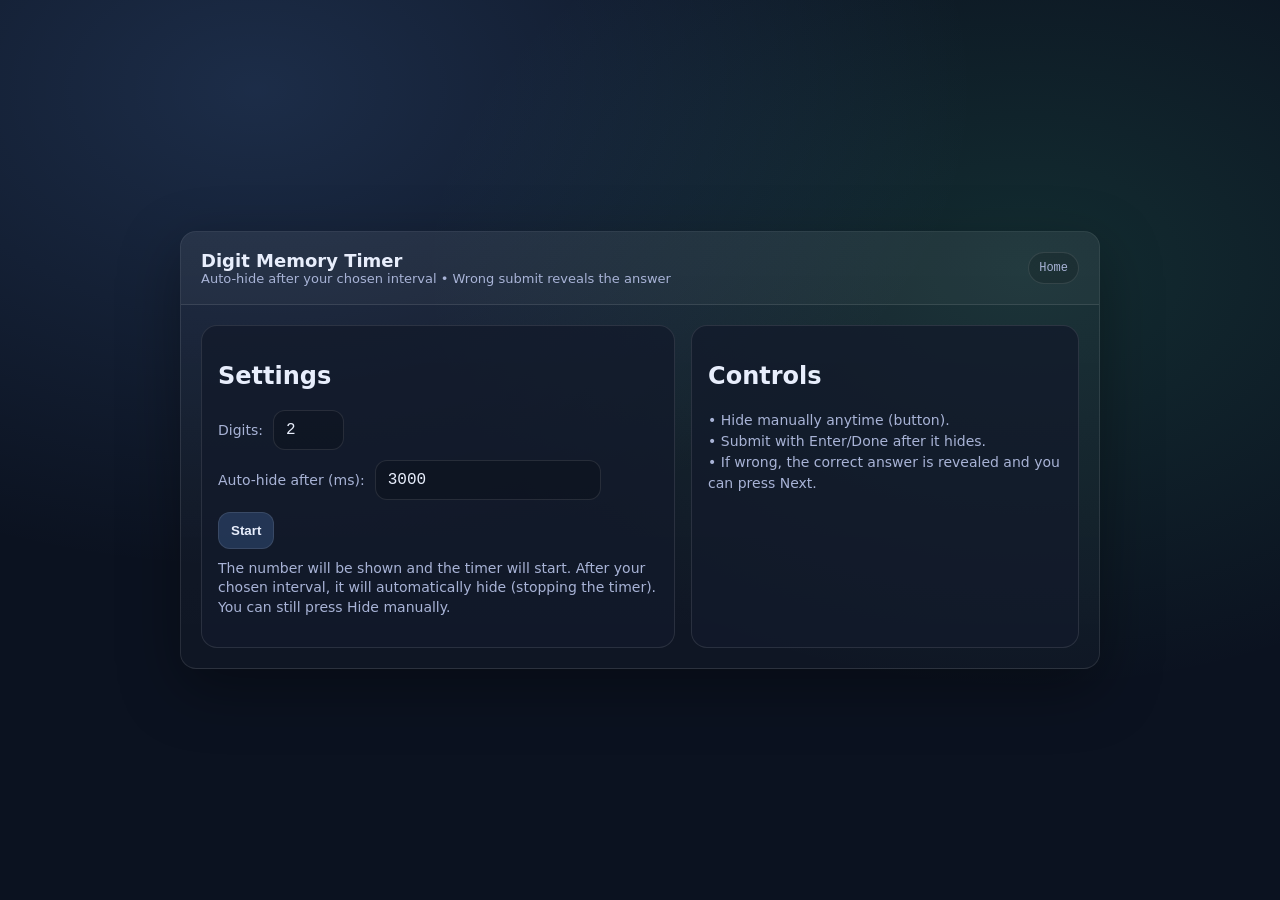
<file: about.html>
<!DOCTYPE html>
<html lang="en">
<head>
  <meta charset="utf-8" />
  <meta name="viewport" content="width=device-width,initial-scale=1" />
  <title>Digit Memory Timer</title>
  <style>
    :root{
      --bg:#0b1220;
      --text:#e8eefc;
      --muted:#a8b3d6;
      --ok:#44d19b;
      --bad:#ff6b6b;
      --border: rgba(255,255,255,.10);
      --shadow: 0 20px 60px rgba(0,0,0,.35);
      --radius: 16px;
      --mono: ui-monospace, SFMono-Regular, Menlo, Monaco, Consolas, "Liberation Mono", "Courier New", monospace;
      --sans: system-ui, -apple-system, Segoe UI, Roboto, Helvetica, Arial;
    }

    * { box-sizing: border-box; }
    body{
      margin:0;
      font-family: var(--sans);
      background: radial-gradient(1200px 800px at 20% 10%, rgba(106,166,255,.18), transparent 60%),
                  radial-gradient(1000px 700px at 80% 30%, rgba(68,209,155,.14), transparent 60%),
                  var(--bg);
      color: var(--text);
      min-height:100vh;
      display:flex;
      align-items:center;
      justify-content:center;
      padding: 20px;
    }

    .app{
      width:min(920px, 100%);
      background: linear-gradient(180deg, rgba(255,255,255,.04), rgba(255,255,255,.02));
      border: 1px solid var(--border);
      box-shadow: var(--shadow);
      border-radius: var(--radius);
      overflow:hidden;
    }

    header{
      padding: 18px 20px;
      background: rgba(255,255,255,.03);
      border-bottom: 1px solid var(--border);
      display:flex;
      align-items:center;
      justify-content:space-between;
      gap: 12px;
    }

    header h1{ font-size: 18px; margin:0; }
    header p{ margin:0; color: var(--muted); font-size: 13px; }

    .pill{
      font-family: var(--mono);
      font-size: 12px;
      padding: 8px 10px;
      border: 1px solid var(--border);
      border-radius: 999px;
      color: var(--muted);
      background: rgba(0,0,0,.15);
    }

    main{ padding: 20px; }
    .screen{ display:none; }
    .screen.active{ display:block; }

    .grid{
      display:grid;
      grid-template-columns: 1fr;
      gap: 16px;
    }
    @media (min-width: 820px){
      .grid{ grid-template-columns: 1.1fr .9fr; }
    }

    .card{
      background: rgba(18,26,43,.78);
      border: 1px solid var(--border);
      border-radius: var(--radius);
      padding: 16px;
    }

    .row{
      display:flex;
      gap:10px;
      align-items:center;
      flex-wrap: wrap;
    }

    label{ color: var(--muted); font-size: 14px; }

    input[type="number"], input[type="text"]{
      padding: 10px 12px;
      border-radius: 12px;
      border: 1px solid var(--border);
      background: rgba(0,0,0,.18);
      color: var(--text);
      font-family: var(--mono);
      font-size: 16px;
      outline: none;
    }

    .actions{
      display:flex;
      gap:10px;
      margin-top:12px;
      flex-wrap:wrap;
    }

    button{
      padding: 10px 12px;
      border-radius: 12px;
      border: 1px solid var(--border);
      background: rgba(0,0,0,.18);
      color: var(--text);
      cursor:pointer;
      font-weight: 600;
    }

    button.primary{ background: rgba(106,166,255,.2); }
    button.good{ background: rgba(68,209,155,.2); }
    button.danger{ background: rgba(255,107,107,.2); }

    .game-top{
      display:flex;
      align-items:center;
      justify-content:space-between;
      gap: 10px;
      flex-wrap:wrap;
      margin-bottom: 12px;
    }

    .timer{
      font-family: var(--mono);
      font-size: 18px;
      padding: 10px 12px;
      border-radius: 12px;
      border: 1px solid var(--border);
      background: rgba(0,0,0,.16);
      min-width: 160px;
      text-align:center;
    }

    .display{
      margin-top:12px;
      min-height:140px;
      display:flex;
      justify-content:center;
      align-items:center;
      background: rgba(15,23,41,.8);
      border-radius: var(--radius);
      border:1px solid var(--border);
      padding: 18px 14px;
    }

    .number{
      font-family: var(--mono);
      font-size: clamp(28px, 5vw, 60px);
      letter-spacing: .08em;
      word-break: break-all;
      text-align:center;
    }

    .hidden{
      opacity:0;
      filter: blur(10px);
      pointer-events:none;
      transform: scale(.98);
      transition: opacity .12s ease, transform .12s ease, filter .12s ease;
    }

    .status{ margin-top:10px; min-height:22px; }
    .status.ok{ color:var(--ok); }
    .status.bad{ color:var(--bad); }

    .input-row{
      display:flex;
      gap:10px;
      margin-top:12px;
      flex-wrap:wrap;
    }
  </style>
</head>
<body>
<div class="app">
  <header>
    <div>
      <h1>Digit Memory Timer</h1>
      <p>Auto-hide after your chosen interval • Wrong submit reveals the answer</p>
    </div>
    <div class="pill" id="modePill">Home</div>
  </header>

  <main>
    <!-- HOME -->
    <section class="screen active" id="homeScreen">
      <div class="grid">
        <div class="card">
          <h2>Settings</h2>

          <div class="row" style="margin-top:10px">
            <label for="digitsInput">Digits:</label>
            <input id="digitsInput" type="number" min="1" max="200" value="2">
          </div>

          <div class="row" style="margin-top:10px">
            <label for="intervalInput">Auto-hide after (ms):</label>
            <input id="intervalInput" type="number" min="50" step="50" value="3000">
          </div>

          <div class="actions">
            <button class="primary" id="startBtn">Start</button>
          </div>

          <p style="color:var(--muted); margin-top:10px; line-height:1.4; font-size:14px">
            The number will be shown and the timer will start. After your chosen interval,
            it will automatically hide (stopping the timer). You can still press Hide manually.
          </p>
        </div>

        <div class="card">
          <h2>Controls</h2>
          <p style="color:var(--muted); line-height:1.5; font-size:14px; margin:0">
            • Hide manually anytime (button).<br>
            • Submit with Enter/Done after it hides.<br>
            • If wrong, the correct answer is revealed and you can press Next.
          </p>
        </div>
      </div>
    </section>

    <!-- GAME -->
    <section class="screen" id="gameScreen">
      <div class="game-top">
        <div class="timer" id="timerBox">00:00.000</div>
        <div class="actions">
          <button class="primary" id="hideBtn">Hide</button>
          <button class="good" id="newBtn" disabled>Next</button>
          <button class="danger" id="homeBtn">Home</button>
        </div>
      </div>

      <div class="card">
        <p style="color:var(--muted); margin:0 0 8px 0">
          Digits: <span id="digitsLabel"></span> • Auto-hide: <span id="intervalLabel"></span> ms
        </p>

        <div class="display">
          <div class="number" id="numberText"></div>
        </div>

        <form class="input-row" id="answerForm" autocomplete="off">
          <input id="answerInput" type="text" inputmode="numeric" placeholder="Type the number…" disabled>
          <button id="submitBtn" type="submit" disabled>Submit</button>
        </form>

        <div class="status" id="statusText"></div>
      </div>
    </section>
  </main>
</div>

<script>
/* ---------- Utilities ---------- */
const pad2 = n => String(n).padStart(2,"0");
const formatMs = ms => {
  const m = Math.floor(ms/60000);
  const s = Math.floor((ms%60000)/1000);
  const r = ms%1000;
  return `${pad2(m)}:${pad2(s)}.${String(r).padStart(3,"0")}`;
};

function randomDigitsString(d){
  if (d === 1) return String(Math.floor(Math.random()*10));
  let s = String(Math.floor(Math.random()*9)+1); // first digit 1-9
  for (let i=1;i<d;i++) s += Math.floor(Math.random()*10);
  return s;
}

/* ---------- State ---------- */
const state = {
  digits: 2,
  autoHideMs: 3000,
  current: "",
  phase: "show", // show | hidden | done
  startTime: 0,
  rafId: 0,
  elapsed: 0,
  autoHideTimeoutId: 0
};

/* ---------- Elements ---------- */
const homeScreen = document.getElementById("homeScreen");
const gameScreen = document.getElementById("gameScreen");
const modePill = document.getElementById("modePill");

const digitsInput = document.getElementById("digitsInput");
const intervalInput = document.getElementById("intervalInput");
const startBtn = document.getElementById("startBtn");

const timerBox = document.getElementById("timerBox");
const hideBtn = document.getElementById("hideBtn");
const newBtn = document.getElementById("newBtn");
const homeBtn = document.getElementById("homeBtn");

const digitsLabel = document.getElementById("digitsLabel");
const intervalLabel = document.getElementById("intervalLabel");
const numberText = document.getElementById("numberText");

const answerForm = document.getElementById("answerForm");
const answerInput = document.getElementById("answerInput");
const submitBtn = document.getElementById("submitBtn");
const statusText = document.getElementById("statusText");

/* ---------- Screen ---------- */
function showScreen(which){
  const home = which === "home";
  homeScreen.classList.toggle("active", home);
  gameScreen.classList.toggle("active", !home);
  modePill.textContent = home ? "Home" : "Game";
}

/* ---------- Timer ---------- */
function startTimer(){
  state.startTime = performance.now();
  state.rafId = requestAnimationFrame(tick);
}
function tick(){
  const ms = performance.now() - state.startTime;
  timerBox.textContent = formatMs(ms|0);
  state.rafId = requestAnimationFrame(tick);
}
function stopTimer(){
  if (state.rafId) cancelAnimationFrame(state.rafId);
  state.rafId = 0;
  state.elapsed = performance.now() - state.startTime;
  timerBox.textContent = formatMs(state.elapsed|0);
}

/* ---------- Auto-hide handling ---------- */
function clearAutoHide(){
  if (state.autoHideTimeoutId){
    clearTimeout(state.autoHideTimeoutId);
    state.autoHideTimeoutId = 0;
  }
}
function scheduleAutoHide(){
  clearAutoHide();
  state.autoHideTimeoutId = setTimeout(() => {
    // only auto-hide if still showing
    if (state.phase === "show") hideNumber(true);
  }, state.autoHideMs);
}

/* ---------- Game Flow ---------- */
function resetRound(){
  clearAutoHide();

  state.current = randomDigitsString(state.digits);
  state.phase = "show";

  digitsLabel.textContent = state.digits;
  intervalLabel.textContent = state.autoHideMs;

  numberText.textContent = state.current;
  numberText.classList.remove("hidden");

  answerInput.value = "";
  answerInput.disabled = true;
  submitBtn.disabled = true;

  hideBtn.disabled = false;
  newBtn.disabled = true;

  statusText.textContent = "Memorize. It will auto-hide, or you can press Hide.";
  statusText.className = "status";

  timerBox.textContent = "00:00.000";
  startTimer();
  scheduleAutoHide();
}

function hideNumber(auto=false){
  if (state.phase !== "show") return;

  clearAutoHide();
  stopTimer();

  state.phase = "hidden";
  numberText.classList.add("hidden");

  answerInput.disabled = false;
  submitBtn.disabled = false;
  answerInput.focus();

  statusText.textContent = auto
    ? "Auto-hidden. Timer stopped. Type the number and press Enter/Done."
    : "Hidden. Timer stopped. Type the number and press Enter/Done.";
  statusText.className = "status";
}

function lockRound(){
  state.phase = "done";
  hideBtn.disabled = true;
  newBtn.disabled = false;
  answerInput.disabled = true;
  submitBtn.disabled = true;
  numberText.classList.remove("hidden"); // reveal correct answer
}

function submitAnswer(){
  if (state.phase !== "hidden") return;

  const guess = answerInput.value.trim();
  if (guess === state.current){
    statusText.textContent = `Correct! Time: ${formatMs(state.elapsed|0)}`;
    statusText.className = "status ok";
  } else {
    statusText.textContent = `Wrong. Correct answer: ${state.current} (time: ${formatMs(state.elapsed|0)})`;
    statusText.className = "status bad";
  }
  lockRound();
}

/* ---------- Events ---------- */
startBtn.onclick = () => {
  const d = Math.max(1, Math.floor(Number(digitsInput.value) || 1));
  const ms = Math.max(50, Math.floor(Number(intervalInput.value) || 0));

  state.digits = d;
  state.autoHideMs = ms;

  showScreen("game");
  resetRound();
};

hideBtn.onclick = () => hideNumber(false);
newBtn.onclick = resetRound;

homeBtn.onclick = () => {
  clearAutoHide();
  if (state.rafId) cancelAnimationFrame(state.rafId);
  state.rafId = 0;
  showScreen("home");
};

/* Enter/Done submits via form */
answerForm.addEventListener("submit", (e) => {
  e.preventDefault();
  submitAnswer();
});
</script>
</body>
</html>
</file>
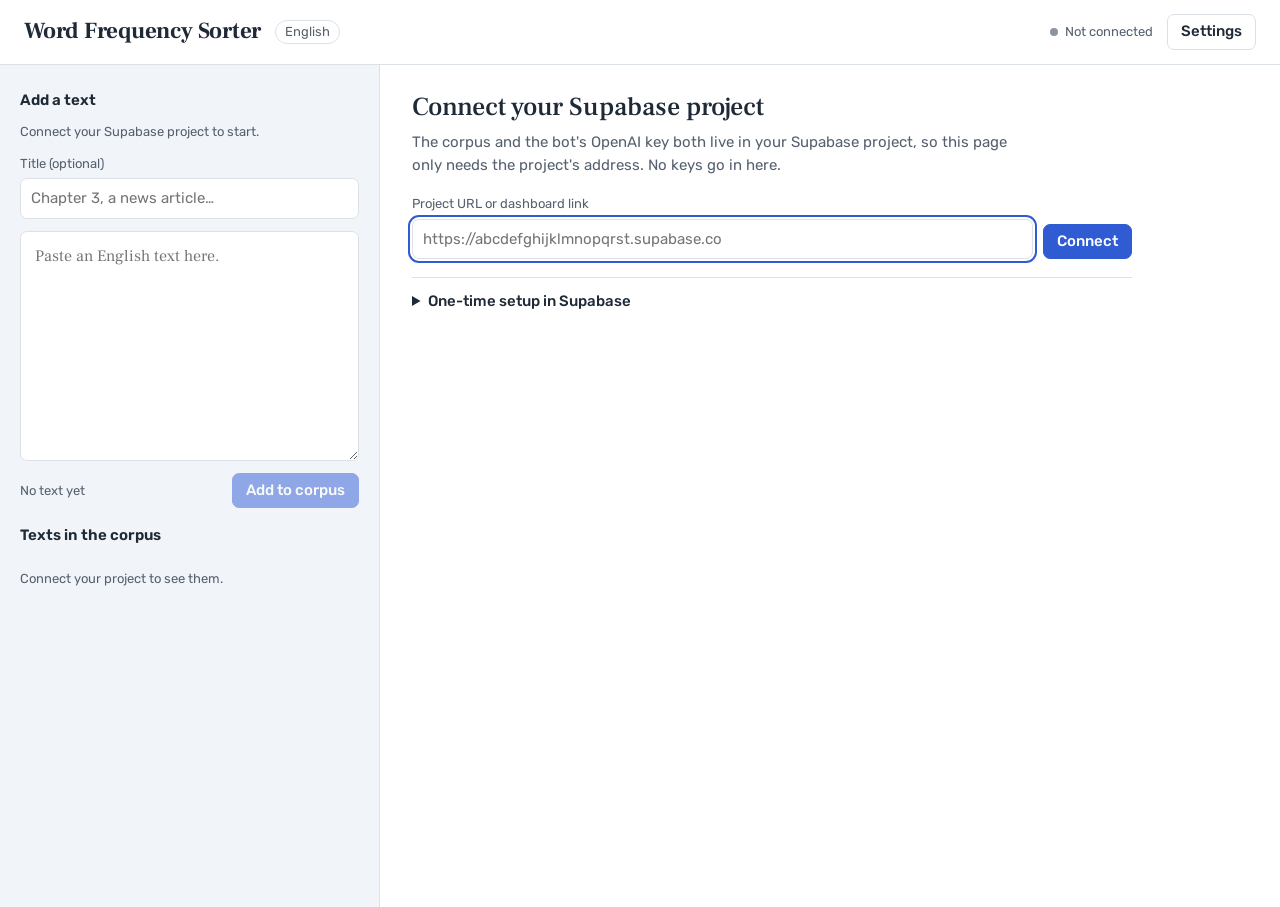
<file: trial.html>
<!doctype html>
<html lang="en">
<head>
<meta charset="utf-8">
<meta name="viewport" content="width=device-width, initial-scale=1">
<meta name="color-scheme" content="light dark">
<title>Word Frequency Sorter</title>
<link rel="preconnect" href="https://fonts.googleapis.com">
<link rel="preconnect" href="https://fonts.gstatic.com" crossorigin>
<link href="https://fonts.googleapis.com/css2?family=Frank+Ruhl+Libre:wght@400;500;700&family=Rubik:wght@400;500;600&display=swap" rel="stylesheet">
<style>
:root{
  --ink:#1F2A37; --graphite:#566170; --faint:#8A939F; --rule:#DCE1E7;
  --paper:#FFFFFF; --slip:#F1F4F8; --pencil:#2F5BD3;
  --on-pencil:#FFFFFF; --ok:#2E8A5C; --warn:#B23A3A; --warn-wash:rgba(178,58,58,.07);
  --amber:#A86A12; --amber-wash:rgba(168,106,18,.08);
  --serif:"Frank Ruhl Libre","Iowan Old Style","Palatino Linotype",Georgia,serif;
  --sans:"Rubik",system-ui,-apple-system,"Segoe UI",Roboto,sans-serif;
  --mono:ui-monospace,SFMono-Regular,Menlo,Consolas,monospace;
}
@media (prefers-color-scheme:dark){
  :root{
    --ink:#E4E8EE; --graphite:#A9B2BE; --faint:#7F8995; --rule:#2C3542;
    --paper:#151A21; --slip:#1C232D; --pencil:#86A2FF;
    --on-pencil:#0E1524; --ok:#5CC08C; --warn:#F0908F; --warn-wash:rgba(240,144,143,.10);
    --amber:#E2B05A; --amber-wash:rgba(226,176,90,.10);
  }
}
*{box-sizing:border-box}
html,body{margin:0}
body{background:var(--paper);color:var(--ink);font:15px/1.5 var(--sans);-webkit-font-smoothing:antialiased;text-rendering:optimizeLegibility}
button,input,select,textarea{font:inherit;color:inherit}
a{color:var(--pencil);text-underline-offset:3px}
:focus-visible{outline:2px solid var(--pencil);outline-offset:2px}
[hidden]{display:none!important}
.muted{color:var(--graphite)}
.small{font-size:13px}
code{font:12.5px/1.4 var(--mono);background:var(--slip);border:1px solid var(--rule);border-radius:4px;padding:0 4px;overflow-wrap:anywhere}

/* header */
.top{display:flex;align-items:center;gap:14px;padding:14px 24px;border-bottom:1px solid var(--rule);flex-wrap:wrap}
.brand{margin:0;font:700 23px/1.1 var(--serif);letter-spacing:-.01em}
.lang{font-size:13px;color:var(--graphite);border:1px solid var(--rule);border-radius:999px;padding:1px 9px}
.spacer{flex:1}
.status{display:flex;align-items:center;gap:7px;font-size:13px;color:var(--graphite);min-width:0}
.status i{width:8px;height:8px;border-radius:50%;background:var(--faint);flex:none}
.status span{overflow:hidden;text-overflow:ellipsis;white-space:nowrap}
.status.ok i{background:var(--ok)}
.status.warn i{background:var(--amber)}
.status.err i{background:var(--warn)}
.banner{display:flex;align-items:center;gap:12px;flex-wrap:wrap;padding:11px 24px;background:var(--amber-wash);border-bottom:1px solid var(--amber)}

/* controls */
.btn{display:inline-flex;align-items:center;justify-content:center;gap:6px;border:1px solid var(--rule);background:var(--paper);border-radius:7px;padding:7px 13px;font-weight:500;line-height:1.3;cursor:pointer;white-space:nowrap}
.btn:hover{border-color:var(--graphite)}
.btn.primary{background:var(--pencil);border-color:var(--pencil);color:var(--on-pencil)}
.btn.primary:hover{filter:brightness(1.07)}
.btn.quiet{background:transparent;border-color:transparent;color:var(--graphite)}
.btn.quiet:hover{color:var(--ink);border-color:var(--rule)}
.btn.danger{color:var(--warn)}
.btn.small{padding:3px 9px;font-size:13px}
.btn:disabled{opacity:.5;cursor:not-allowed}
.field{display:flex;flex-direction:column;gap:5px;font-size:13px;color:var(--graphite)}
.field input,.field select{font-size:15px;color:var(--ink);background:var(--paper);border:1px solid var(--rule);border-radius:7px;padding:8px 10px;min-width:0}
textarea{width:100%;background:var(--paper);border:1px solid var(--rule);border-radius:7px;padding:12px 14px;resize:vertical;color:var(--ink)}
.row{display:flex;align-items:center;gap:10px;flex-wrap:wrap}
.note{margin:0;font-size:13px;color:var(--graphite);max-width:62ch}
.check-box{display:flex;gap:9px;align-items:flex-start;font-size:14px}
.check-box input{margin-top:3px}

/* layout */
.layout{display:grid;grid-template-columns:minmax(300px,380px) minmax(0,1fr);min-height:calc(100vh - 58px)}
.intake-col{background:var(--slip);border-right:1px solid var(--rule)}
.intake{position:sticky;top:0;max-height:100vh;overflow:auto;padding:20px;display:flex;flex-direction:column;gap:12px}
.results{padding:22px 32px 64px;min-width:0}
h2.panel{margin:6px 0 0;font:600 15px/1.3 var(--sans)}
#paste{min-height:230px;font:16px/1.6 var(--serif)}
#paste:disabled,#titleIn:disabled{opacity:.6}
.run{display:flex;flex-direction:column;gap:8px;padding:12px;border:1px solid var(--rule);border-radius:8px;background:var(--paper);font-size:14px}
.meter{height:4px;background:var(--slip);border-radius:2px;overflow:hidden}
.meter span{display:block;height:100%;width:0;background:var(--pencil);transition:width .35s ease}
.result{font-size:14px;line-height:1.5;padding:11px 13px;border-radius:8px;background:var(--paper);border:1px solid var(--rule)}
.result.error{border-color:var(--warn);background:var(--warn-wash)}
.result .btn{margin-top:8px}
.texts{list-style:none;margin:0;padding:0}
.texts li{display:flex;align-items:flex-start;gap:8px;padding:9px 0;border-top:1px solid var(--rule)}
.texts li:first-child{border-top:0}
.t-main{flex:1;min-width:0}
.t-title{display:block;font:16px/1.35 var(--serif);white-space:nowrap;overflow:hidden;text-overflow:ellipsis}
.t-meta{font-size:12.5px;color:var(--graphite)}
.texts .none{display:block;font-size:13px;color:var(--graphite);padding:2px 0}

/* connecting */
.connect{max-width:720px;padding:4px 0 0}
.connect h3{font:500 26px/1.25 var(--serif);margin:0 0 8px}
.connect > p{margin:0 0 18px;color:var(--graphite);max-width:62ch}
.connect-form{display:flex;gap:10px;align-items:flex-end}
.connect-form .field{flex:1;min-width:0}
.loading{color:var(--graphite);padding:8px 0}
.check{margin-top:12px;padding:12px 14px;border-radius:8px;border:1px solid var(--rule);background:var(--paper);font-size:14px;line-height:1.5;max-width:68ch}
.check strong{display:block;font-weight:600}
.check p{margin:3px 0 0}
.check.ok{border-color:var(--ok)}
.check.warn{border-color:var(--amber);background:var(--amber-wash)}
.check.bad{border-color:var(--warn);background:var(--warn-wash)}
.check.busy{color:var(--graphite)}
.help{margin-top:18px;border-top:1px solid var(--rule);padding-top:12px}
.help summary{cursor:pointer;font-weight:500}
.steps{margin:12px 0 16px;padding-left:22px;display:flex;flex-direction:column;gap:9px;max-width:68ch}
.steps strong{font-weight:600}
.code-head{display:flex;align-items:center;justify-content:space-between;gap:10px;font:12px/1.4 var(--mono);color:var(--graphite)}
pre.code{font:12px/1.5 var(--mono);background:var(--slip);border:1px solid var(--rule);border-radius:8px;padding:12px;max-height:320px;overflow:auto;white-space:pre;margin:8px 0 0}

/* results */
.summary{max-width:70ch;margin:0 0 18px}
.summary p{margin:0 0 6px}
.summary .lead{font:400 22px/1.35 var(--serif)}
.toolbar{display:flex;align-items:flex-end;justify-content:space-between;gap:10px 16px;flex-wrap:wrap;border-bottom:1px solid var(--rule)}
.tabs{display:flex;gap:20px}
.tabs button{background:none;border:0;padding:8px 0 10px;margin-bottom:-1px;border-bottom:2px solid transparent;cursor:pointer;color:var(--graphite);font-weight:500}
.tabs button[aria-selected=true]{color:var(--ink);border-bottom-color:var(--pencil)}
.tabs .n{color:var(--faint);font-weight:400;margin-left:5px;font-variant-numeric:tabular-nums}
.tools{display:flex;gap:8px;align-items:center;padding-bottom:9px;flex-wrap:wrap}
.tools input,.tools select{border:1px solid var(--rule);border-radius:7px;background:var(--paper);padding:6px 10px;font-size:14px}
.tools input{width:190px}
.menu{position:relative}
.menu summary{list-style:none}
.menu summary::-webkit-details-marker{display:none}
.menu-list{position:absolute;right:0;top:calc(100% + 6px);z-index:5;background:var(--paper);border:1px solid var(--rule);border-radius:8px;padding:6px;display:flex;flex-direction:column;min-width:200px;box-shadow:0 10px 30px rgba(15,20,30,.14)}
.menu-list button{background:none;border:0;text-align:left;padding:8px 10px;border-radius:6px;cursor:pointer;font-size:14px}
.menu-list button:hover{background:var(--slip)}

.cols,.line{display:grid;grid-template-columns:3em minmax(7em,15em) minmax(40px,1fr) 4.6em 3.6em 4.8em;column-gap:14px;align-items:center}
.cols{font-size:12px;color:var(--faint);padding:10px 0 4px}
.cols span:first-child,.cols span:nth-child(n+4){text-align:right}
.entries{list-style:none;margin:0;padding:0}
.entry{padding:7px 0 8px}
.rank{text-align:right;font-size:13px;color:var(--faint);font-variant-numeric:tabular-nums}
.head{font:700 20px/1.2 var(--serif);overflow-wrap:anywhere}
.is-proper .head{font-weight:500}
.bar{height:6px;border-radius:3px;background:var(--slip);overflow:hidden}
.bar i{display:block;height:100%;background:var(--pencil);border-radius:3px}
.is-proper .bar i{background:var(--graphite)}
.count{text-align:right;font-weight:600;font-variant-numeric:tabular-nums}
.spread,.cover{text-align:right;font-size:13px;color:var(--graphite);font-variant-numeric:tabular-nums}
.forms{display:flex;flex-wrap:wrap;gap:2px 16px;margin:3px 0 0 calc(3em + 14px)}
.form{background:none;border:0;padding:0;cursor:pointer;font:15px/1.45 var(--serif);color:var(--graphite);text-align:left}
.form b{font:500 12px/1 var(--sans);color:var(--faint);margin-left:5px;font-variant-numeric:tabular-nums}
.form:hover{color:var(--pencil);text-decoration:underline;text-underline-offset:3px}
.more-forms{background:none;border:0;padding:0;cursor:pointer;font-size:13px;color:var(--pencil)}
.more{padding:18px 0 0}
.empty{padding:28px 0;max-width:58ch}
.empty h3{font:500 24px/1.3 var(--serif);margin:0 0 10px}
.empty p{margin:0 0 10px;color:var(--graphite)}

/* dialogs */
dialog{border:1px solid var(--rule);border-radius:12px;padding:0;background:var(--paper);color:var(--ink);width:min(680px,calc(100vw - 24px));max-height:calc(100vh - 32px);overflow:auto}
dialog::backdrop{background:rgba(15,20,30,.45)}
.dlg{padding:22px 24px;display:flex;flex-direction:column;gap:16px}
.dlg h2{margin:0;font:700 24px/1.2 var(--serif)}
.dlg fieldset{border:0;border-top:1px solid var(--rule);margin:0;padding:14px 0 0;display:flex;flex-direction:column;gap:10px;min-width:0}
.dlg legend{font-weight:600;padding:0 10px 0 0}
.dlg .check{margin-top:0}
.dlg .help{margin-top:2px}
.grid3{display:grid;grid-template-columns:minmax(0,1.6fr) minmax(0,1.2fr) minmax(0,1fr);gap:10px;align-items:end}
#sRules{font:13.5px/1.55 var(--sans);min-height:190px}
.dlg-actions{display:flex;justify-content:flex-end;gap:10px;padding-top:6px}
#editDlg{width:min(480px,calc(100vw - 24px))}

.toast{position:fixed;left:50%;bottom:22px;transform:translate(-50%,16px);opacity:0;background:var(--ink);color:var(--paper);padding:10px 16px;border-radius:8px;font-size:14px;pointer-events:none;max-width:calc(100vw - 32px);transition:opacity .2s,transform .2s;z-index:20}
.toast.show{opacity:1;transform:translate(-50%,0)}

@media (max-width:900px){
  .layout{grid-template-columns:1fr}
  .intake-col{border-right:0;border-bottom:1px solid var(--rule)}
  .intake{position:static;max-height:none}
  .results{padding:18px 16px 56px}
  .top,.banner{padding-left:16px;padding-right:16px}
  .layout.connecting .results{order:-1}
  .layout.connecting .intake-col{border-bottom:0;border-top:1px solid var(--rule)}
}
@media (max-width:640px){
  .cols{display:none}
  .line{grid-template-columns:2.4em minmax(0,1fr) auto;row-gap:5px}
  .bar{grid-column:2/-1;grid-row:2;height:3px}
  .spread,.cover{display:none}
  .forms{margin-left:calc(2.4em + 14px)}
  .tools{width:100%}
  .tools input{flex:1;width:auto;min-width:0}
  .top{display:grid;grid-template-columns:auto minmax(0,1fr) auto;gap:6px 10px;padding-top:12px;padding-bottom:10px}
  .brand{grid-column:1/3;grid-row:1;font-size:20px}
  #settingsBtn{grid-column:3;grid-row:1;padding:5px 11px}
  .lang{grid-column:1;grid-row:2;justify-self:start}
  .status{grid-column:2/4;grid-row:2}
  .top .spacer{display:none}
  .grid3{grid-template-columns:1fr}
  .connect-form{flex-direction:column;align-items:stretch}
  .dlg{padding:18px 16px}
}
@media (prefers-reduced-motion:reduce){
  .meter span,.toast{transition:none}
}
</style>
</head>
<body>
<header class="top">
  <h1 class="brand">Word Frequency Sorter</h1>
  <span class="lang" title="Corpus language">English</span>
  <span class="spacer"></span>
  <span id="status" class="status" role="status"><i></i><span id="statusText">Opening…</span></span>
  <button id="settingsBtn" class="btn" type="button">Settings</button>
</header>
<div id="banner" class="banner" hidden><span id="bannerText"></span><span class="row"><button id="bannerCheck" class="btn small" type="button">Check again</button><button class="btn small" type="button" data-open-settings>Settings</button></span></div>

<main class="layout">
  <div class="intake-col">
    <section class="intake" aria-label="Add a text">
      <h2 class="panel">Add a text</h2>
      <p id="connectNote" class="note" hidden>Connect your Supabase project to start.</p>
      <label class="field">Title (optional)<input id="titleIn" type="text" placeholder="Chapter 3, a news article…" autocomplete="off"></label>
      <textarea id="paste" placeholder="Paste an English text here." spellcheck="false" aria-label="Text to add"></textarea>
      <div class="row"><span id="pasteCount" class="muted small">No text yet</span><span class="spacer"></span><button id="addBtn" class="btn primary" type="button">Add to corpus</button></div>
      <div id="run" class="run" hidden>
        <div class="row"><span id="runText">Reading the text…</span><span class="spacer"></span><button id="cancelBtn" class="btn quiet small" type="button">Cancel</button></div>
        <div class="meter"><span id="runBar"></span></div>
      </div>
      <div id="result" class="result" hidden></div>
      <h2 class="panel">Texts in the corpus</h2>
      <ul id="texts" class="texts"></ul>
    </section>
  </div>

  <section class="results" aria-label="Frequency list">
    <p id="loading" class="loading" hidden></p>
    <div id="connect" class="connect" hidden>
      <h3>Connect your Supabase project</h3>
      <p>The corpus and the bot's OpenAI key both live in your Supabase project, so this page only needs the project's address. No keys go in here.</p>
      <form id="connectForm" class="connect-form" novalidate>
        <label class="field">Project URL or dashboard link<input id="cUrl" type="text" inputmode="url" autocomplete="off" spellcheck="false" placeholder="https://abcdefghijklmnopqrst.supabase.co"></label>
        <button id="cBtn" class="btn primary" type="submit">Connect</button>
      </form>
      <div id="cResult" class="check" role="status" aria-live="polite" hidden></div>
      <details id="cHelp" class="help">
        <summary>One-time setup in Supabase</summary>
        <div data-steps></div>
        <div class="code-head"><span>supabase/functions/word-frequency/index.ts</span><button type="button" class="btn small" data-copy-fn>Copy code</button></div>
        <pre class="code" data-fn-code></pre>
      </details>
    </div>
    <div id="summary" class="summary" hidden></div>
    <div id="listArea" hidden>
      <div class="toolbar">
        <div class="tabs" role="tablist">
          <button type="button" role="tab" data-tab="lemmas" aria-selected="true">Lemmas<span class="n" id="nLemmas"></span></button>
          <button type="button" role="tab" data-tab="proper" aria-selected="false">Proper nouns<span class="n" id="nProper"></span></button>
        </div>
        <div class="tools">
          <input id="search" type="search" placeholder="Find a word" aria-label="Find a word">
          <select id="sort" aria-label="Sort order">
            <option value="freq">Most frequent</option>
            <option value="spread">In most texts</option>
            <option value="alpha">A to Z</option>
          </select>
          <details class="menu" id="exportMenu">
            <summary class="btn">Export</summary>
            <div class="menu-list">
              <button type="button" data-export="lemmas">Lemma list (CSV)</button>
              <button type="button" data-export="forms">Every form (CSV)</button>
              <button type="button" data-export="json">Everything (JSON)</button>
            </div>
          </details>
        </div>
      </div>
      <div class="cols" aria-hidden="true"><span>Rank</span><span id="colHead">Lemma</span><span></span><span>Count</span><span>Texts</span><span id="colCover">Coverage</span></div>
      <ol id="entries" class="entries"></ol>
      <p id="noMatch" class="muted" hidden>No words match that search.</p>
      <div id="more" class="more" hidden><button id="moreBtn" class="btn" type="button">Show more</button></div>
    </div>
    <div id="empty" class="empty" hidden>
      <h3>The corpus is empty</h3>
      <p>Paste a text and press Add to corpus. The bot reads every word in its sentence, sets proper nouns aside, and files each form under its base word: <em>jealousy</em> under <em>jealous</em>, <em>neighbours</em> under <em>neighbor</em>.</p>
      <p>Every text you add goes into the same counts, and words the bot has already settled are reused, so later texts go faster.</p>
    </div>
  </section>
</main>

<dialog id="settingsDlg" aria-labelledby="setTitle">
  <form method="dialog" class="dlg">
    <h2 id="setTitle">Settings</h2>
    <fieldset>
      <legend>Supabase project</legend>
      <div class="connect-form">
        <label class="field">Project URL or dashboard link<input id="sUrl" type="text" inputmode="url" autocomplete="off" spellcheck="false" placeholder="https://abcdefghijklmnopqrst.supabase.co"></label>
        <button type="button" id="sCheck" class="btn">Check</button>
      </div>
      <div id="sResult" class="check" role="status" aria-live="polite" hidden></div>
      <details id="sHelp" class="help">
        <summary>Setup steps and function code</summary>
        <div data-steps></div>
        <div class="code-head"><span>supabase/functions/word-frequency/index.ts</span><button type="button" class="btn small" data-copy-fn>Copy code</button></div>
        <pre class="code" data-fn-code></pre>
      </details>
    </fieldset>
    <fieldset>
      <legend>Bot</legend>
      <div class="grid3">
        <label class="field">Model<input id="sModel" list="modelList" spellcheck="false" placeholder="gpt-6-luna"></label>
        <label class="field">Reasoning
          <select id="sEffort">
            <option value="none">None (fastest)</option>
            <option value="low">Low</option>
            <option value="medium">Medium</option>
            <option value="high">High</option>
          </select>
        </label>
        <label class="field">Requests at once<input id="sParallel" type="number" min="1" max="8" step="1"></label>
      </div>
      <datalist id="modelList">
        <option value="gpt-6-luna">Fastest and cheapest</option>
        <option value="gpt-6.1-sol">Balanced</option>
        <option value="gpt-6-astra">Most capable</option>
      </datalist>
      <p class="note">The bot runs on OpenAI through your project's word-frequency function, with the key saved there as the <code>OPENAI_API_KEY</code> secret. gpt-6-luna is OpenAI's model for high-volume work like this. Sol and Astra don't accept None, so Low is used with them.</p>
    </fieldset>
    <fieldset>
      <legend>Lemma rules</legend>
      <p class="note">The bot follows these when it decides each word's base word. Changes apply to words it reads from now on; to have it redo spellings it has already settled, use Forget settled words below.</p>
      <textarea id="sRules" spellcheck="false" aria-label="Lemma rules" placeholder="Connect your project to see the default rules."></textarea>
      <div class="row"><button type="button" id="resetRules" class="btn quiet small">Restore the default rules</button></div>
      <label class="check-box"><input type="checkbox" id="sUseCache"><span>Reuse the bot's earlier decisions for spellings it has already settled. Turn off to have every word read again.</span></label>
    </fieldset>
    <fieldset>
      <legend>Corpus</legend>
      <div class="row">
        <button type="button" id="clearCache" class="btn small">Forget settled words</button>
        <button type="button" id="clearAll" class="btn small danger">Delete the whole corpus</button>
      </div>
      <div id="migrateRow" class="row" hidden><button type="button" id="migrateBtn" class="btn small"></button><span id="migrateMsg" class="note"></span></div>
    </fieldset>
    <div class="dlg-actions">
      <button type="button" class="btn quiet" data-close>Cancel</button>
      <button value="save" class="btn primary">Save</button>
    </div>
  </form>
</dialog>

<dialog id="editDlg" aria-labelledby="editTitle">
  <form method="dialog" class="dlg">
    <h2 id="editTitle">Change the lemma</h2>
    <p id="editInfo" class="note"></p>
    <label class="field">File this form under<input id="eLemma" required spellcheck="false" autocomplete="off"></label>
    <label class="check-box"><input type="checkbox" id="eProper"><span>Proper noun, left out of the ranking</span></label>
    <p class="note">Applies to every text in the corpus. Spellings the bot has already settled follow your choice in new texts too.</p>
    <div class="dlg-actions">
      <button type="button" class="btn quiet" data-close>Cancel</button>
      <button value="save" class="btn primary">Save</button>
    </div>
  </form>
</dialog>

<div id="toast" class="toast" role="status" aria-live="polite"></div>

<script type="text/plain" id="fnSource">
// word-frequency: the Supabase Edge Function behind word-frequency-sorter.html.
//
// The page only knows this project's URL. Everything that needs a key happens here:
// the bot runs on OpenAI with this project's OPENAI_API_KEY secret, and the corpus is
// kept in this project's database (the function creates its tables the first time).
//
// Deploy it once, named word-frequency, with JWT verification turned off:
//   Dashboard: Edge Functions > Deploy a new function > Via Editor, paste this file,
//              Deploy function, then switch off JWT verification on its Details tab.
//   CLI:       supabase functions deploy word-frequency --no-verify-jwt
//
// There is no login, so anyone who knows this function's address can use it. That spends
// your OpenAI credit and can change the corpus, so keep the address to yourself.

import postgres from 'npm:postgres@3.4.5';

const NAME = 'word-frequency';
const VERSION = 2;
const OPENAI = 'https://api.openai.com/v1';
const OPENAI_TIMEOUT_MS = 140_000; // stays under the 150 s limit of the free plan
const DEFAULT_MODEL = 'gpt-6-luna';
const EFFORTS = new Set(['none', 'minimal', 'low', 'medium', 'high', 'xhigh', 'max']);
const KEY_NAMES = ['OPENAI_API_KEY', 'OPENAI_KEY', 'OPEN_AI_API_KEY', 'OPEN_AI_KEY'];
const LANGUAGES: Record<string, string> = {en: 'English'};
const UUID = /^[0-9a-f]{8}-[0-9a-f]{4}-[0-9a-f]{4}-[0-9a-f]{4}-[0-9a-f]{12}$/i;

const CORS: Record<string, string> = {
  'Access-Control-Allow-Origin': '*',
  'Access-Control-Allow-Methods': 'GET, POST, OPTIONS',
  'Access-Control-Allow-Headers': 'authorization, x-client-info, apikey, content-type',
  'Access-Control-Max-Age': '86400',
};

// deno-lint-ignore no-explicit-any
type Body = Record<string, any>;
type Row = Record<string, unknown>;

class Failure extends Error {
  code: string;
  constructor(code: string, message: string) {
    super(message);
    this.code = code;
  }
}

const JSON_HEADERS = {...CORS, 'Content-Type': 'application/json; charset=utf-8'};
const reply = (body: unknown) => new Response(JSON.stringify(body), {headers: JSON_HEADERS});
const replyRaw = (json: string) => new Response(json, {headers: JSON_HEADERS});
const errorText = (e: unknown) => (e instanceof Error ? e.message : String(e));

/* ------------------------------------------------------------ the bot's brief */

const DEFAULT_RULES = `- Inflections go under the base word: neighbours → neighbor, went → go, children → child, bigger → big, best → good, is / was / 's → be.
- A derived word goes under its base when its meaning is simply the base plus the suffix: jealousy → jealous, happiness → happy, quickly → quick, kindness → kind.
- A derived word keeps its own lemma when its meaning has drifted from the base: business, really, hardly, lately, apartment.
- A participle used as an ordinary adjective or noun keeps its own lemma: tired, interested, boring, building, meeting.
- Words with a meaning-changing prefix keep their own lemma: unhappy, disagree, rewrite.
- Pronoun forms go under the subject pronoun: me, my, mine, myself → I; us, our, ours → we; them, their, theirs, themselves → they.
- Modal verbs are their own lemmas: would, could, should, might, must.
- Contractions split into their words: I'm → I + 'm (be); don't → do + n't (not); can't → can + n't; won't → won't (will) + n't (not); it's → it + 's (be, or have as in "it's been"); he'd → he + 'd (would or have, by context); let's → let + 's (we).
- A possessive 's or ' is not a word of its own: neighbour's is one part, form neighbour, lemma neighbor.
- Established hyphenated compounds stay whole (mother-in-law, well-known, e-mail → email); loose combinations split into their words (twenty-five → twenty + five).
- Titles before a name (Mr, Mrs, Dr, President) are ordinary words, not part of the name.
- Lemmas use American spelling: colour → color, realise → realize.
- Lemmas are lower-case unless the word is always capitalized (I, Monday, English).`;

function instructions(language: string, rules: string): string {
  return `You lemmatize words for an ${language} word-frequency corpus.

Each input word has an id, the word exactly as written, and numbered contexts. Contexts are excerpts from the text; "…" marks where an excerpt was cut. In each context the occurrence to analyze is wrapped in ⟦ ⟧. A word may also carry hints: "filed before" lists lemmas this exact spelling was filed under in earlier texts, and "on file" lists lemmas already in the corpus that may be related. When the word belongs to one of them, reuse that lemma's exact spelling so the corpus stays consistent. Ignore hints that don't fit.

For each context, return the occurrence's parts. Most words are a single part; split a word into several parts only where the lemma rules below say to (contractions, loose hyphenated combinations).

Each part has:
- form: the part as written, lower-cased unless it is a proper noun or a word that is always capitalized (I, Monday, English)
- lemma: the base word the form belongs to, judged from its meaning in this context, never from spelling patterns alone
- proper: true when, in this context, the part is or belongs to the name of a specific person, place, organization, brand, product, title, event, ship or pet. Days, months, holidays, languages, nationalities and religions are ordinary vocabulary (proper: false). For a proper part, the lemma is the full name in its usual spelling ("New" and "York" in "New York" both get lemma New York).
Return an empty parts list when the token is not an ${language} word: stray letters, codes, markup, or text in another language.

For each word also return fixed. Set it to true only when your analysis would be the same in practically every context where this exact spelling, with this capitalization, appears. Set it to false when the lemma depends on context (saw: see or saw; left: leave or left; leaves: leaf or leave; it's: be or have; York: York or New York) or when this capitalized spelling can be a name or an ordinary word (Will, May, Bill, Rose, Apple, Turkey, Mark).

Lemma rules:
${rules}

Return every id you were given, with one entry in uses for each context, using the context's number as ctx.`;
}

const SCHEMA = {
  type: 'object', additionalProperties: false, required: ['words'],
  properties: {
    words: {
      type: 'array',
      items: {
        type: 'object', additionalProperties: false, required: ['id', 'fixed', 'uses'],
        properties: {
          id: {type: 'string'},
          fixed: {type: 'boolean'},
          uses: {
            type: 'array',
            items: {
              type: 'object', additionalProperties: false, required: ['ctx', 'parts'],
              properties: {
                ctx: {type: 'integer'},
                parts: {
                  type: 'array',
                  items: {
                    type: 'object', additionalProperties: false, required: ['form', 'lemma', 'proper'],
                    properties: {form: {type: 'string'}, lemma: {type: 'string'}, proper: {type: 'boolean'}},
                  },
                },
              },
            },
          },
        },
      },
    },
  },
};

interface Item {
  id: string;
  surface: string;
  contexts: string[];
  seen: {lemma: string; proper: boolean}[];
  near: string[];
}

function botInput(items: Item[]): string {
  const lines = ['Words:'];
  for (const it of items) {
    lines.push('', `[${it.id}] ${it.surface}`);
    if (it.seen.length) lines.push('filed before: ' + it.seen.map((s) => (s.proper ? `${s.lemma} (name)` : s.lemma)).join(', '));
    if (it.near.length) lines.push('on file: ' + it.near.join(', '));
    it.contexts.forEach((c, k) => lines.push(`${k + 1}: ${c}`));
  }
  return lines.join('\n');
}

/* ------------------------------------------------------------------ checks */

function text(v: unknown, max: number, what: string, keepSpace = false): string {
  if (typeof v !== 'string') throw new Failure('bad_request', `${what} must be text.`);
  const s = keepSpace ? v : v.trim();
  if (!s) throw new Failure('bad_request', `${what} is empty.`);
  if (s.length > max) throw new Failure('bad_request', `${what} is longer than ${max} characters.`);
  return s;
}
const optional = (v: unknown, max: number, what: string) => (v == null || v === '' ? null : text(v, max, what));
function whole(v: unknown, what: string, min = 0): number {
  const n = Number(v ?? 0);
  if (!Number.isInteger(n) || n < min || n > 2_000_000_000) throw new Failure('bad_request', `${what} must be a whole number.`);
  return n;
}
function langOf(v: unknown): string {
  const s = v == null ? 'en' : String(v);
  if (!Object.hasOwn(LANGUAGES, s)) throw new Failure('bad_request', `The language "${s}" isn't set up.`);
  return s;
}
function modelOf(v: unknown): string {
  const s = v == null || v === '' ? DEFAULT_MODEL : String(v).trim();
  if (!/^[A-Za-z0-9][\w.:-]{0,79}$/.test(s)) throw new Failure('bad_request', 'That model name is not valid.');
  return s;
}
function itemsOf(v: unknown): Item[] {
  if (!Array.isArray(v) || !v.length || v.length > 80) throw new Failure('bad_request', 'Send between 1 and 80 words per request.');
  return v.map((it: Body) => {
    if (!it || typeof it !== 'object') throw new Failure('bad_request', 'A word is missing.');
    const id = String(it.id ?? '');
    if (!/^[a-z]\d{1,9}$/.test(id)) throw new Failure('bad_request', 'A word has a bad id.');
    const contexts = Array.isArray(it.contexts) ? it.contexts : [];
    if (!contexts.length || contexts.length > 3) throw new Failure('bad_request', 'Each word needs one to three contexts.');
    return {
      id,
      surface: text(it.surface, 80, 'A word'),
      contexts: contexts.map((c: unknown) => text(c, 600, 'A context')),
      seen: (Array.isArray(it.seen) ? it.seen : []).slice(0, 8).map((s: Body) => ({lemma: text(s?.lemma, 80, 'A hint'), proper: s?.proper === true})),
      near: (Array.isArray(it.near) ? it.near : []).slice(0, 6).map((s: unknown) => text(s, 80, 'A hint')),
    };
  });
}
function recordsOf(v: unknown): [string, string, boolean, number][] {
  if (!Array.isArray(v) || v.length > 500_000) throw new Failure('bad_request', 'The counts are missing or too many.');
  return v.map((r: unknown): [string, string, boolean, number] => {
    if (!Array.isArray(r) || r.length !== 4) throw new Failure('bad_request', 'A count is malformed.');
    return [text(r[0], 80, 'A lemma'), text(r[1], 80, 'A form'), r[2] === true, whole(r[3], 'A count', 1)];
  });
}
function cacheOf(v: unknown): {s: string; e: unknown}[] {
  if (v == null) return [];
  if (!Array.isArray(v) || v.length > 50_000) throw new Failure('bad_request', 'Too many remembered words in one request.');
  return v.map((x: Body) => {
    const s = text(x?.s, 80, 'A remembered word');
    if (!x.e || typeof x.e !== 'object' || JSON.stringify(x.e).length > 4000) throw new Failure('bad_request', `The entry for "${s}" is malformed.`);
    return {s, e: x.e};
  });
}

/* ---------------------------------------------------------------- database */

let client: ReturnType<typeof postgres> | null = null;
function db() {
  if (!client) {
    const url = Deno.env.get('SUPABASE_DB_URL');
    if (!url) throw new Failure('db', 'SUPABASE_DB_URL is missing. Deploy this function to your Supabase project rather than running it elsewhere.');
    client = postgres(url, {prepare: false, max: 4, idle_timeout: 20, connect_timeout: 15});
  }
  return client;
}
async function q(sql: string, params: unknown[] = []): Promise<Row[]> {
  // deno-lint-ignore no-explicit-any
  return (await db().unsafe(sql, params as any[])) as unknown as Row[];
}

const TABLES = [
  `create table if not exists public.wf_texts (
     id uuid primary key,
     lang text not null default 'en',
     title text,
     body text,
     hash text,
     words integer not null default 0,
     counted integer not null default 0,
     proper integer not null default 0,
     skipped integer not null default 0,
     model text,
     created_at timestamptz not null default now())`,
  `create table if not exists public.wf_counts (
     text_id uuid not null references public.wf_texts(id) on delete cascade,
     lang text not null default 'en',
     lemma text not null,
     form text not null,
     proper boolean not null default false,
     n integer not null check (n > 0),
     primary key (text_id, lemma, form, proper))`,
  `create index if not exists wf_counts_lang_lemma on public.wf_counts (lang, lemma)`,
  `create table if not exists public.wf_cache (
     lang text not null default 'en',
     surface text not null,
     entry jsonb not null,
     updated_at timestamptz not null default now(),
     primary key (lang, surface))`,
  // Only this function touches these tables, so the browser-facing API gets no access at all.
  `alter table public.wf_texts enable row level security`,
  `alter table public.wf_counts enable row level security`,
  `alter table public.wf_cache enable row level security`,
  `drop policy if exists wf_texts_access on public.wf_texts`,
  `drop policy if exists wf_counts_access on public.wf_counts`,
  `drop policy if exists wf_cache_access on public.wf_cache`,
  `revoke all on public.wf_texts, public.wf_counts, public.wf_cache from anon, authenticated`,
];

let schemaReady: Promise<void> | null = null;
function ensureSchema(): Promise<void> {
  if (!schemaReady) {
    schemaReady = (async () => {
      const [r] = await q(`select to_regclass('public.wf_texts') is not null
          and to_regclass('public.wf_counts') is not null
          and to_regclass('public.wf_cache') is not null as tables,
        (select count(*)::int from pg_policies where schemaname = 'public'
          and policyname in ('wf_texts_access', 'wf_counts_access', 'wf_cache_access')) as open_policies`);
      if (r && r.tables === true && Number(r.open_policies) === 0) return;
      for (const statement of TABLES) await q(statement);
    })();
    schemaReady.catch(() => { schemaReady = null; });
  }
  return schemaReady;
}

const UPSERT_CACHE = `insert into public.wf_cache (lang, surface, entry, updated_at)
  select distinct on (e.value->>'s') $1::text, e.value->>'s', (e.value->'e')::jsonb, now()
  from json_array_elements($2::json) with ordinality as e(value, i)
  order by e.value->>'s', e.i desc
  on conflict (lang, surface) do update set entry = excluded.entry, updated_at = excluded.updated_at`;

/* ----------------------------------------------------------------- actions */

function openaiKey(): string | null {
  for (const name of KEY_NAMES) {
    const v = Deno.env.get(name);
    if (v && v.trim()) return v.trim();
  }
  return null;
}

async function fetchText(url: string, init: RequestInit, ms: number) {
  const ctrl = new AbortController();
  const timer = setTimeout(() => ctrl.abort(), ms);
  try {
    const res = await fetch(url, {...init, signal: ctrl.signal});
    return {status: res.status, ok: res.ok, statusText: res.statusText, body: await res.text()};
  } finally {
    clearTimeout(timer);
  }
}
const parse = (s: string): Body | null => { try { return JSON.parse(s); } catch { return null; } };

async function status(b: Body) {
  const lang = langOf(b.lang);
  const model = modelOf(b.model);
  const key = openaiKey();
  const out = {
    ok: true, name: NAME, version: VERSION, model, rules: DEFAULT_RULES,
    openai: {present: Boolean(key), ok: null as boolean | null, status: 0, message: ''},
    db: {ok: false, message: ''},
    texts: 0,
  };
  await Promise.all([
    (async () => {
      if (!key) return;
      try {
        const r = await fetchText(`${OPENAI}/models/${encodeURIComponent(model)}`, {headers: {Authorization: `Bearer ${key}`}}, 15_000);
        out.openai.status = r.status;
        out.openai.ok = r.ok;
        if (!r.ok) out.openai.message = parse(r.body)?.error?.message || r.statusText || `HTTP ${r.status}`;
      } catch (e) {
        out.openai.ok = false;
        out.openai.message = 'The function could not reach OpenAI: ' + errorText(e);
      }
    })(),
    (async () => {
      try {
        await ensureSchema();
        const [r] = await q(`select count(*)::int as n from public.wf_texts where lang = $1::text`, [lang]);
        out.texts = Number(r?.n ?? 0);
        out.db.ok = true;
      } catch (e) {
        out.db.message = errorText(e);
      }
    })(),
  ]);
  return out;
}

async function lemmatize(b: Body) {
  const key = openaiKey();
  if (!key) throw new Failure('no_openai_key', 'This Supabase project has no OPENAI_API_KEY secret yet. Add it under Edge Functions, Secrets.');
  const lang = langOf(b.lang);
  const items = itemsOf(b.items);
  const rules = typeof b.rules === 'string' && b.rules.trim() ? text(b.rules, 8000, 'The lemma rules') : DEFAULT_RULES;
  const effort = b.effort == null || b.effort === '' ? null : String(b.effort);
  if (effort && !EFFORTS.has(effort)) throw new Failure('bad_request', 'Unknown reasoning effort.');
  const payload: Body = {
    model: modelOf(b.model),
    instructions: instructions(LANGUAGES[lang], rules),
    input: botInput(items),
    text: {format: {type: 'json_schema', name: 'lemmatized_words', strict: true, schema: SCHEMA}},
    max_output_tokens: 16000,
    store: false,
  };
  if (effort) payload.reasoning = {effort};
  try {
    const r = await fetchText(`${OPENAI}/responses`, {
      method: 'POST',
      headers: {'Content-Type': 'application/json', Authorization: `Bearer ${key}`},
      body: JSON.stringify(payload),
    }, OPENAI_TIMEOUT_MS);
    return {ok: true, status: r.status, data: parse(r.body)};
  } catch (e) {
    return {ok: true, status: 0, data: null, network: e instanceof Error && e.name === 'AbortError' ? 'timeout' : 'unreachable'};
  }
}

async function snapshot(b: Body) {
  const lang = langOf(b.lang);
  await ensureSchema();
  const [r] = await q(`select json_build_object(
      'texts', coalesce((
        select json_agg(json_build_object('id', id, 'title', title, 'hash', hash, 'words', words,
          'counted', counted, 'proper', proper, 'skipped', skipped, 'model', model, 'created_at', created_at)
          order by created_at, id)
        from public.wf_texts where lang = $1::text), '[]'::json),
      'lemmas', coalesce((
        select json_agg(json_build_array(lemma, proper, n, texts))
        from (select lemma, proper, sum(n)::int as n, count(distinct text_id)::int as texts
              from public.wf_counts where lang = $1::text group by lemma, proper) s), '[]'::json),
      'forms', coalesce((
        select json_agg(json_build_array(lemma, form, proper, n, texts))
        from (select lemma, form, proper, sum(n)::int as n, count(distinct text_id)::int as texts
              from public.wf_counts where lang = $1::text group by lemma, form, proper) s), '[]'::json)
    )::text as data`, [lang]);
  return `{"ok":true,"snapshot":${r.data}}`;
}

async function cache(b: Body) {
  const lang = langOf(b.lang);
  await ensureSchema();
  const [r] = await q(`select coalesce(json_agg(json_build_array(surface, entry)), '[]'::json)::text as data
    from public.wf_cache where lang = $1::text`, [lang]);
  return `{"ok":true,"cache":${r.data}}`;
}

async function addText(b: Body) {
  const lang = langOf(b.lang);
  const t: Body = b.text && typeof b.text === 'object' ? b.text : {};
  const id = String(t.id ?? '');
  if (!UUID.test(id)) throw new Failure('bad_request', 'The text needs an id.');
  const created = t.created_at == null ? null : String(t.created_at);
  if (created && Number.isNaN(Date.parse(created))) throw new Failure('bad_request', 'The text has a bad date.');
  const body = typeof b.body === 'string' ? b.body : '';
  if (body.length > 5_000_000) throw new Failure('bad_request', 'The text is too long to store.');
  const records = recordsOf(b.records);
  const remembered = cacheOf(b.cache);
  await ensureSchema();
  // One statement, so the text and its counts are saved together or not at all.
  // Adding the same id twice changes nothing, which makes retries safe.
  const [r] = await q(`with t as (
      insert into public.wf_texts (id, lang, title, body, hash, words, counted, proper, skipped, model, created_at)
      values ($1::uuid, $2::text, $3::text, $4::text, $5::text, $6::int, $7::int, $8::int, $9::int, $10::text,
              coalesce($11::timestamptz, now()))
      on conflict (id) do nothing
      returning id
    ), c as (
      insert into public.wf_counts (text_id, lang, lemma, form, proper, n)
      select t.id, $2::text, r.v->>0, r.v->>1, (r.v->>2)::boolean, sum((r.v->>3)::int)::int
      from t, json_array_elements($12::json) as r(v)
      group by t.id, r.v->>0, r.v->>1, (r.v->>2)::boolean
    ), k as (
      insert into public.wf_cache (lang, surface, entry, updated_at)
      select distinct on (e.value->>'s') $2::text, e.value->>'s', (e.value->'e')::jsonb, now()
      from json_array_elements($13::json) with ordinality as e(value, i)
      order by e.value->>'s', e.i desc
      on conflict (lang, surface) do update set entry = excluded.entry, updated_at = excluded.updated_at
    )
    select exists (select 1 from t) as added`,
    [id, lang, optional(t.title, 300, 'The title'), body, optional(t.hash, 64, 'The hash'),
     whole(t.words, 'words'), whole(t.counted, 'counted'), whole(t.proper, 'proper'), whole(t.skipped, 'skipped'),
     optional(t.model, 80, 'The model'), created, JSON.stringify(records), JSON.stringify(remembered)]);
  return {ok: true, added: r?.added === true};
}

async function deleteText(b: Body) {
  const lang = langOf(b.lang);
  const id = String(b.id ?? '');
  if (!UUID.test(id)) throw new Failure('bad_request', 'Which text? The id is missing.');
  await ensureSchema();
  const rows = await q(`delete from public.wf_texts where id = $1::uuid and lang = $2::text returning id`, [id, lang]);
  return {ok: true, deleted: rows.length > 0};
}

async function reassign(b: Body) {
  const lang = langOf(b.lang);
  const form = text(b.form, 80, 'The form');
  const from = text(b.from, 80, 'The current lemma');
  const to = text(b.to, 80, 'The new lemma');
  const fromProper = b.fromProper === true, toProper = b.toProper === true;
  if (from === to && fromProper === toProper) return {ok: true, moved: 0};
  const remembered = cacheOf(b.cache);
  await ensureSchema();
  const [r] = await q(`with moved as (
      delete from public.wf_counts
      where lang = $1::text and form = $2::text and lemma = $3::text and proper = $4::boolean
      returning text_id, form, n
    ), ins as (
      insert into public.wf_counts as c (text_id, lang, lemma, form, proper, n)
      select text_id, $1::text, $5::text, form, $6::boolean, n from moved
      on conflict (text_id, lemma, form, proper) do update set n = c.n + excluded.n
    ), k as (
      insert into public.wf_cache (lang, surface, entry, updated_at)
      select distinct on (e.value->>'s') $1::text, e.value->>'s', (e.value->'e')::jsonb, now()
      from json_array_elements($7::json) with ordinality as e(value, i)
      order by e.value->>'s', e.i desc
      on conflict (lang, surface) do update set entry = excluded.entry, updated_at = excluded.updated_at
    )
    select count(*)::int as moved from moved`,
    [lang, form, from, fromProper, to, toProper, JSON.stringify(remembered)]);
  return {ok: true, moved: Number(r?.moved ?? 0)};
}

async function putCache(b: Body) {
  const lang = langOf(b.lang);
  const remembered = cacheOf(b.cache);
  if (!remembered.length) return {ok: true, saved: 0};
  await ensureSchema();
  await q(UPSERT_CACHE, [lang, JSON.stringify(remembered)]);
  return {ok: true, saved: remembered.length};
}

async function clearCache(b: Body) {
  const lang = langOf(b.lang);
  await ensureSchema();
  await q(`delete from public.wf_cache where lang = $1::text`, [lang]);
  return {ok: true};
}

async function clearAll(b: Body) {
  const lang = langOf(b.lang);
  await ensureSchema();
  await q(`with a as (delete from public.wf_texts where lang = $1::text returning 1),
    b as (delete from public.wf_cache where lang = $1::text returning 1)
    select (select count(*) from a)::int as texts`, [lang]);
  return {ok: true};
}

const ACTIONS: Record<string, (b: Body) => Promise<unknown>> = {
  status, lemmatize, snapshot, cache, addText, deleteText, reassign, putCache, clearCache, clearAll,
};

Deno.serve(async (req: Request) => {
  if (req.method === 'OPTIONS') return new Response('ok', {headers: CORS});
  if (req.method === 'GET') return reply({ok: true, name: NAME, version: VERSION});
  if (req.method !== 'POST') return reply({ok: false, error: {code: 'bad_request', message: 'Use POST.'}});
  let b: Body;
  try {
    b = JSON.parse(await req.text());
  } catch {
    return reply({ok: false, error: {code: 'bad_request', message: 'The request body must be JSON.'}});
  }
  const action = b && typeof b.action === 'string' && Object.hasOwn(ACTIONS, b.action) ? ACTIONS[b.action] : null;
  if (!action) return reply({ok: false, error: {code: 'bad_request', message: 'Unknown action.'}});
  try {
    const out = await action(b);
    return typeof out === 'string' ? replyRaw(out) : reply(out);
  } catch (e) {
    if (!(e instanceof Failure)) console.error(b.action, e);
    return reply({ok: false, error: {code: e instanceof Failure ? e.code : 'error', message: errorText(e)}});
  }
});
</script>
<script>
'use strict';

/* ---------------------------------------------------------------- config */

const LANG = 'en';
const SEP = '\u0001';
const SETTINGS_KEY = 'wfs.settings.v1';
const COPIED_KEY = 'wfs.copiedToSupabase.v1';
const FUNCTION_NAME = 'word-frequency';
const DEFAULT_MODEL = 'gpt-6-luna';
const BATCH_WORDS = 30;   // new spellings per request (each with up to CONTEXTS contexts)
const BATCH_SINGLE = 50;  // single occurrences per request (context-dependent words)
const BATCH_RETRY = 8;
const CONTEXTS = 3;
const MAX_WORD = 60;      // longer "words" are treated as junk rather than sent to the bot
const LIST_STEP = 200;
const REQUEST_TIMEOUT = 180000;   // ms per bot request through the function

/* ------------------------------------------------------- project address */

// Turns whatever was pasted (project URL, dashboard link, bare project ref, API URL,
// even a database connection string) into the project's API origin.
function parseProject(raw) {
  let s = String(raw == null ? '' : raw).trim().replace(/^[<"'\s]+|[>"'\s]+$/g, '');
  if (!s) return {error: "Enter your project's URL first."};
  let m = /supabase\.com\/dashboard\/project\/([a-z0-9]{15,40})/i.exec(s);
  if (m) return projectFromRef(m[1]);
  if (/^[a-z0-9]{15,40}$/i.test(s)) return projectFromRef(s);
  if (/^postgres(ql)?:\/\//i.test(s)) {
    m = /@(?:db\.)?([a-z0-9]{15,40})\.supabase\.co\b/i.exec(s) || /\/\/postgres\.([a-z0-9]{15,40})[:@]/i.exec(s);
    if (m) return Object.assign(projectFromRef(m[1]), {note: 'That was a database connection string, so only the project address was kept from it, not the password.'});
    return {error: "That's a database connection string. Paste the project URL instead."};
  }
  if (!/^[a-z][a-z0-9+.-]*:\/\//i.test(s)) s = 'https://' + s;
  let u;
  try { u = new URL(s); } catch { return {error: "That doesn't look like a web address."}; }
  if (u.protocol !== 'https:' && u.protocol !== 'http:') return {error: "That doesn't look like a web address."};
  const host = u.hostname.toLowerCase();
  m = /^(?:db\.)?([a-z0-9]{15,40})\.supabase\.(co|in)$/.exec(host);
  if (m) return {origin: `https://${m[1]}.supabase.${m[2]}`, ref: m[1], host: `${m[1]}.supabase.${m[2]}`};
  if (/(^|\.)supabase\.(com|io)$/.test(host)) return {error: "That's a page on supabase.com, not your project."};
  if (!host.includes('.') && host !== 'localhost') return {error: "That doesn't look like a web address."};
  return {origin: u.origin, ref: '', host: u.host};   // custom domain or self-hosted
}
function projectFromRef(ref) {
  const r = ref.toLowerCase();
  return {origin: `https://${r}.supabase.co`, ref: r, host: `${r}.supabase.co`};
}

/* -------------------------------------------------------------- settings */

function loadSettings() {
  const d = {projectUrl: '', model: DEFAULT_MODEL, effort: 'low', parallel: 4, rules: '', useCache: true};
  let s = d;
  try { s = Object.assign(d, JSON.parse(localStorage.getItem(SETTINGS_KEY) || '{}')); } catch {}
  // Earlier versions kept keys in the browser. They aren't used any more, so they are dropped.
  if (!s.projectUrl && s.supaUrl) { const p = parseProject(s.supaUrl); if (!p.error) s.projectUrl = p.origin; }
  if ('openaiKey' in s || 'supaKey' in s || 'supaUrl' in s) {
    delete s.openaiKey; delete s.supaKey; delete s.supaUrl;
    try { localStorage.setItem(SETTINGS_KEY, JSON.stringify(s)); } catch {}
  }
  return s;
}
let settings = loadSettings();
function saveSettings() {
  try { localStorage.setItem(SETTINGS_KEY, JSON.stringify(settings)); return true; } catch { return false; }
}

/* ------------------------------------------------------------- utilities */

const nf = new Intl.NumberFormat('en-US');
const fmt = n => nf.format(n);
const pct = x => (x * 100).toFixed(1) + '%';
const plural = (n, word, many) => `${fmt(n)} ${n === 1 ? word : (many || word + 's')}`;
const esc = s => String(s).replace(/[&<>"']/g, c => ({'&': '&amp;', '<': '&lt;', '>': '&gt;', '"': '&quot;', "'": '&#39;'}[c]));
const chunk = (arr, n) => { const out = []; for (let i = 0; i < arr.length; i += n) out.push(arr.slice(i, i + n)); return out; };
const abortError = () => new DOMException('Stopped', 'AbortError');
const isAbort = e => e && e.name === 'AbortError';

function sleep(ms, signal) {
  return new Promise((resolve, reject) => {
    if (signal && signal.aborted) return reject(abortError());
    const t = setTimeout(resolve, ms);
    if (signal) signal.addEventListener('abort', () => { clearTimeout(t); reject(abortError()); }, {once: true});
  });
}

function uuid() {
  if (window.crypto && crypto.randomUUID) { try { return crypto.randomUUID(); } catch {} }
  const b = new Uint8Array(16);
  (window.crypto && crypto.getRandomValues) ? crypto.getRandomValues(b) : b.forEach((_, i) => { b[i] = Math.random() * 256 | 0; });
  b[6] = (b[6] & 15) | 64; b[8] = (b[8] & 63) | 128;
  const h = [...b].map(x => x.toString(16).padStart(2, '0')).join('');
  return `${h.slice(0, 8)}-${h.slice(8, 12)}-${h.slice(12, 16)}-${h.slice(16, 20)}-${h.slice(20)}`;
}

function hash53(str) {
  let h1 = 0xdeadbeef, h2 = 0x41c6ce57;
  for (let i = 0; i < str.length; i++) {
    const ch = str.charCodeAt(i);
    h1 = Math.imul(h1 ^ ch, 2654435761);
    h2 = Math.imul(h2 ^ ch, 1597334677);
  }
  h1 = Math.imul(h1 ^ (h1 >>> 16), 2246822507) ^ Math.imul(h2 ^ (h2 >>> 13), 3266489909);
  h2 = Math.imul(h2 ^ (h2 >>> 16), 2246822507) ^ Math.imul(h1 ^ (h1 >>> 13), 3266489909);
  return (4294967296 * (2097151 & h2) + (h1 >>> 0)).toString(36);
}

// Runs fn over items with at most `limit` running at once. Stops taking new work after the first failure.
async function mapLimit(items, limit, fn, signal) {
  const out = new Array(items.length);
  let next = 0, failure = null;
  async function worker() {
    while (!failure && next < items.length) {
      if (signal && signal.aborted) { failure = failure || abortError(); break; }
      const i = next++;
      try { out[i] = await fn(items[i], i); }
      catch (e) { failure = failure || e; }
    }
  }
  await Promise.all(Array.from({length: Math.max(1, Math.min(limit, items.length))}, worker));
  if (failure) throw failure;
  return out;
}

function linkedController(signal) {
  const c = new AbortController();
  if (signal) {
    if (signal.aborted) c.abort();
    else signal.addEventListener('abort', () => c.abort(), {once: true});
  }
  return c;
}

/* -------------------------------------------------------- text handling */

const WORD_RE = /(?<![\p{L}\p{M}\p{N}])[\p{L}\p{M}]+(?:'[\p{L}\p{M}]+)*(?:-[\p{L}\p{M}]+(?:'[\p{L}\p{M}]+)*)*(?![\p{L}\p{M}\p{N}])/gu;
const SENTENCES = (window.Intl && Intl.Segmenter) ? new Intl.Segmenter('en', {granularity: 'sentence'}) : null;

function cleanText(raw) {
  return raw
    .replace(/\r\n?/g, '\n')
    .replace(/[’ʼ＇]/g, "'")
    .replace(/­/g, '')
    .replace(/[‐‑]/g, '-')
    .replace(/\bhttps?:\/\/\S+|\bwww\.\S+|[\w.+-]+@[\w-]+\.[\w.-]+/g, ' ');
}

function sentenceStarts(line) {
  if (SENTENCES) return Array.from(SENTENCES.segment(line), s => s.index);
  const starts = [0], re = /[.!?…]["')\]]*\s+/g;
  let m;
  while ((m = re.exec(line))) starts.push(m.index + m[0].length);
  return starts;
}

// Every word token with its line, position and whether it opens a sentence.
function tokenize(text) {
  const occs = [];
  for (const line of text.split('\n')) {
    if (!/\p{L}/u.test(line)) continue;
    const starts = sentenceStarts(line);
    let si = 0, lastSentence = -1, m;
    WORD_RE.lastIndex = 0;
    while ((m = WORD_RE.exec(line))) {
      while (si + 1 < starts.length && starts[si + 1] <= m.index) si++;
      occs.push({s: m[0], line, start: m.index, end: m.index + m[0].length, initial: si !== lastSentence});
      lastSentence = si;
    }
  }
  return occs;
}

function countWords(text) {
  const m = cleanText(text).match(WORD_RE);
  return m ? m.length : 0;
}

// The occurrence inside roughly 90 characters of its line, marked with ⟦ ⟧.
function snippet(o, reach = 90) {
  const L = o.line;
  let a = Math.max(0, o.start - reach), b = Math.min(L.length, o.end + reach);
  if (a > 0) { const sp = L.indexOf(' ', a); if (sp !== -1 && sp < o.start) a = sp + 1; }
  if (b < L.length) { const sp = L.lastIndexOf(' ', b); if (sp !== -1 && sp >= o.end) b = sp; }
  const s = (a > 0 ? '…' : '') + L.slice(a, o.start) + '⟦' + L.slice(o.start, o.end) + '⟧' + L.slice(o.end, b) + (b < L.length ? '…' : '');
  return s.replace(/\s+/g, ' ').trim();
}

// Up to CONTEXTS occurrences, mixing sentence-opening and mid-sentence uses when both exist.
function pickContexts(idxs, occs) {
  if (idxs.length <= CONTEXTS) return idxs.slice();
  const mid = idxs.filter(i => !occs[i].initial), open = idxs.filter(i => occs[i].initial);
  const pick = [];
  if (mid.length) pick.push(mid[0]);
  if (open.length) pick.push(open[0]);
  const rest = idxs.filter(i => !pick.includes(i));
  while (pick.length < CONTEXTS && rest.length) pick.push(rest.splice(Math.floor(rest.length / 2), 1)[0]);
  return pick;
}

function autoTitle(text) {
  const words = text.trim().split(/\s+/).slice(0, 7).join(' ');
  return words.length > 60 ? words.slice(0, 57) + '…' : words + (text.trim().split(/\s+/).length > 7 ? '…' : '');
}

/* ------------------------------------------------- the Supabase function */

class FnError extends Error {
  constructor(kind, message, extra) { super(message); this.kind = kind; Object.assign(this, extra || {}); }
}

// Talks to the word-frequency Edge Function. Requests go as text/plain so the browser
// sends them straight away, without a CORS preflight.
class FnStore {
  constructor(origin) {
    this.origin = origin;
    this.url = origin + '/functions/v1/' + FUNCTION_NAME;
  }
  async call(action, payload, opts = {}) {
    const ctrl = linkedController(opts.signal);
    const timer = setTimeout(() => ctrl.abort(), opts.timeout || 60000);
    let res, text;
    try {
      res = await fetch(this.url, {
        method: 'POST',
        headers: {'Content-Type': 'text/plain;charset=UTF-8'},
        body: JSON.stringify(Object.assign({action, lang: LANG}, payload || {})),
        signal: ctrl.signal,
      });
      text = await res.text();
    } catch (e) {
      if (opts.signal && opts.signal.aborted) throw abortError();
      if (isAbort(e)) throw new FnError('timeout', 'The word-frequency function took too long to answer.');
      throw new FnError('network', "Couldn't reach your Supabase project. Check your connection; if this page is open inside an app preview, open the file in your browser instead.");
    } finally {
      clearTimeout(timer);
    }
    let data = null;
    try { data = JSON.parse(text); } catch {}
    if (!res.ok) {
      const detail = data && (data.message || data.msg || (data.error && (data.error.message || data.error)));
      const msg = res.status === 404 ? "Your Supabase project has no word-frequency function. Open Settings to set it up."
        : res.status === 401 || res.status === 403 ? 'The word-frequency function is asking for a login token. Turn off JWT verification for it (see Settings).'
        : `Supabase answered ${res.status}${detail ? ': ' + detail : ''}.`;
      throw new FnError('http', msg, {status: res.status, detail: typeof detail === 'string' ? detail : ''});
    }
    if (!data || typeof data !== 'object') throw new FnError('bad_json', "Something answered at the function's address, but not with this page's function.");
    if (data.ok === false) {
      const err = data.error || {};
      throw new FnError('app', err.message || 'The word-frequency function reported an error.', {code: err.code || 'error'});
    }
    return data;
  }
  status(model) { return this.call('status', {model}, {timeout: 30000}); }
  lemmatize(payload, signal) { return this.call('lemmatize', payload, {signal, timeout: REQUEST_TIMEOUT}); }
  async loadCache() {
    const d = await this.call('cache', null, {timeout: 120000});
    return new Map(Array.isArray(d.cache) ? d.cache : []);
  }
  async snapshot() {
    const d = await this.call('snapshot', null, {timeout: 120000});
    const s = d.snapshot || {};
    return {
      texts: s.texts || [],
      lemmaRows: (s.lemmas || []).map(([lemma, proper, n, texts]) => ({lemma, proper, n, texts})),
      formRows: (s.forms || []).map(([lemma, form, proper, n, texts]) => ({lemma, form, proper, n, texts})),
    };
  }
  // The text and its counts are saved in one step; large word memories follow in chunks.
  async addText(meta, body, records, cacheEntries) {
    const entries = [...cacheEntries].map(([s, e]) => ({s, e}));
    const inline = entries.length <= 3000;
    await this.call('addText', {
      text: meta, body,
      records: records.map(r => [r.lemma, r.form, r.proper, r.n]),
      cache: inline ? entries : [],
    }, {timeout: 120000});
    if (inline) return null;
    try { await this.putCache(cacheEntries); return null; }
    catch (e) { return "The counts were saved, but the bot's word memory wasn't: " + e.message; }
  }
  deleteText(id) { return this.call('deleteText', {id}); }
  reassign(a, cacheChanges) {
    return this.call('reassign', {form: a.form, from: a.from, fromProper: a.fromProper, to: a.to, toProper: a.toProper,
      cache: [...cacheChanges].map(([s, e]) => ({s, e}))});
  }
  async putCache(entries) {
    for (const part of chunk([...entries].map(([s, e]) => ({s, e})), 2000)) await this.call('putCache', {cache: part}, {timeout: 120000});
  }
  clearCache() { return this.call('clearCache'); }
  clearAll() { return this.call('clearAll'); }
}

// Whether anything answers at the project's address at all. A no-cors request resolves
// whenever a server responds, even when its reply can't be read from this page.
async function reachable(origin) {
  const ctrl = new AbortController();
  const t = setTimeout(() => ctrl.abort(), 8000);
  try { await fetch(origin + '/rest/v1/', {mode: 'no-cors', cache: 'no-store', signal: ctrl.signal}); return true; }
  catch { return false; }
  finally { clearTimeout(t); }
}

// One check of the project: is the function there, does it reach the database and OpenAI.
async function checkProject(p) {
  const store = new FnStore(p.origin);
  const model = (settings.model || '').trim() || DEFAULT_MODEL;
  let st;
  try { st = await store.status(model); }
  catch (e) {
    if (e.kind === 'http') {
      if (e.status === 404) return {kind: 'no_function', p};
      if (e.status === 401 || e.status === 403) return {kind: 'jwt', p};
      return {kind: 'server', p, status: e.status, detail: e.detail};
    }
    if (e.kind === 'bad_json') return {kind: 'not_ours', p};
    if (e.kind === 'app') return {kind: 'function_error', p, detail: e.message};
    if (e.kind === 'timeout') return {kind: 'server', p, status: 0, detail: 'The function took too long to answer'};
    return {kind: (await reachable(p.origin)) ? 'no_answer' : 'unreachable', p};
  }
  if (!st || st.name !== FUNCTION_NAME) return {kind: 'not_ours', p};
  if (!st.db || !st.db.ok) return {kind: 'db', p, detail: st.db && st.db.message};
  const out = {kind: 'ready', p, st, store, model};
  const o = st.openai || {};
  if (!o.present) out.openai = 'missing';
  else if (o.ok === false) out.openai = o.status === 401 ? 'rejected' : o.status === 404 ? 'model' : 'error';
  else out.openai = 'ok';
  out.detail = o.message || '';
  return out;
}

/* ------------------------------------------------------------------ bot */

const runtime = {effort: null};   // set when the chosen reasoning effort had to be changed for this model

class BotError extends Error {
  constructor(message, fatal = true) { super(message); this.fatal = fatal; }
}
class Truncated extends Error {}

function effortNow() {
  const e = runtime.effort || settings.effort;
  return e && e !== 'off' ? e : null;
}

async function callBot(items, signal, usage) {
  const payload = {
    model: (settings.model || '').trim() || DEFAULT_MODEL,
    effort: effortNow(),
    rules: settings.rules || '',   // empty means the function's default rules
    items: items.map(it => ({id: it.id, surface: it.surface, contexts: it.contexts, seen: it.seen || [], near: it.near || []})),
  };
  for (let attempt = 1; ; attempt++) {
    if (signal.aborted) throw abortError();
    let env;
    try {
      env = await state.store.lemmatize(payload, signal);
    } catch (e) {
      if (signal.aborted || isAbort(e)) throw abortError();
      if (e.kind === 'app') {
        if (e.code === 'no_openai_key') throw new BotError(e.message);
        throw new BotError('The word-frequency function refused the request: ' + e.message, e.code !== 'bad_request');
      }
      const transient = e.kind === 'network' || e.kind === 'timeout' || (e.kind === 'http' && (e.status >= 500 || e.status === 429));
      if (!transient || attempt >= 4) throw new BotError(e.message);
      await sleep(1500 * attempt, signal);
      continue;
    }
    if (!env.status) {   // the function couldn't reach OpenAI
      if (attempt >= 3) {
        throw new BotError(env.network === 'timeout'
          ? "OpenAI didn't answer in time, three times in a row. Try again, or lower Requests at once in Settings."
          : "The word-frequency function couldn't reach OpenAI. Try again in a moment.");
      }
      await sleep(1500 * attempt, signal);
      continue;
    }
    const data = env.data;
    if (env.status >= 200 && env.status < 300) {
      if (!data) throw new BotError('OpenAI returned an unreadable answer.', false);
      if (usage && data.usage) {
        usage.input += data.usage.input_tokens || 0;
        usage.output += data.usage.output_tokens || 0;
      }
      if (data.status === 'incomplete') {
        const reason = data.incomplete_details && data.incomplete_details.reason;
        if (reason === 'max_output_tokens') throw new Truncated();
        throw new BotError(`OpenAI stopped this request early (${reason || 'incomplete'}).`, false);
      }
      const msg = (data.output || []).find(o => o.type === 'message');
      const part = msg && (msg.content || []).find(c => c.type === 'output_text' || c.type === 'refusal');
      if (part && part.type === 'refusal') throw new BotError('The model declined part of the text: ' + part.refusal, false);
      const txt = part ? part.text : data.output_text;
      if (!txt) throw new BotError('OpenAI returned an empty answer.', false);
      let parsed;
      try { parsed = JSON.parse(txt); } catch { throw new BotError('OpenAI returned malformed JSON.', false); }
      return Array.isArray(parsed.words) ? parsed.words : [];
    }
    const err = (data && data.error) || {};
    const m = err.message || `HTTP ${env.status}`;
    if (env.status === 400 && payload.effort && /reasoning|effort/i.test(m + ' ' + (err.param || ''))) {
      payload.effort = payload.effort === 'none' ? 'low' : null;
      runtime.effort = payload.effort || 'off';
      continue;
    }
    if (env.status === 401) throw new BotError("OpenAI rejected the key saved in your Supabase project as OPENAI_API_KEY. Update that secret, then try again.");
    if (env.status === 404 || (env.status === 400 && /model/i.test(m) && /exist|not found|access/i.test(m))) {
      throw new BotError(`The model "${payload.model}" isn't available to your OpenAI key. Choose another model in Settings.`);
    }
    if (env.status === 429 && /quota|billing|credit/i.test(m)) throw new BotError('OpenAI says this account is out of credit: ' + m);
    if (env.status === 429 || env.status >= 500) {
      if (attempt >= 6) throw new BotError(`OpenAI kept answering ${env.status}: ${m}`);
      await sleep(Math.min(30000, 1000 * 2 ** attempt) + Math.random() * 600, signal);
      continue;
    }
    throw new BotError(`OpenAI error ${env.status}: ${m}`);
  }
}

// A batch that is cut off or garbled is split in half and retried; a single item that still fails is left unplaced.
async function runBatch(items, signal, usage) {
  try {
    return await callBot(items, signal, usage);
  } catch (e) {
    if (isAbort(e) || (e instanceof BotError && e.fatal)) throw e;
    if (items.length <= 1) return [];
    const mid = Math.ceil(items.length / 2);
    const a = await runBatch(items.slice(0, mid), signal, usage);
    const b = await runBatch(items.slice(mid), signal, usage);
    return a.concat(b);
  }
}

function cleanParts(parts, surface) {
  if (!Array.isArray(parts)) return [];
  const out = [];
  for (const p of parts) {
    if (!p || typeof p !== 'object') continue;
    const lemma = String(p.lemma == null ? '' : p.lemma).trim().replace(/\s+/g, ' ').slice(0, 80);
    let form = String(p.form == null ? '' : p.form).trim().replace(/\s+/g, ' ').slice(0, 80);
    // an ordinary word with a lower-case lemma is listed lower-case even at the start of a sentence
    if (!p.proper && lemma === lemma.toLowerCase()) form = form.toLowerCase();
    if (lemma && form) out.push({form, lemma, proper: !!p.proper});
  }
  // A one-part answer must keep the word as written (minus a possessive 's), so the form list
  // shows real usage even if the bot normalized it (e-mail stays e-mail; its lemma may be email).
  if (out.length === 1 && surface) {
    const p = out[0], bare = surface.replace(/'s?$/i, '');
    const f = p.form.toLowerCase();
    if (f !== surface.toLowerCase() && f !== bare.toLowerCase()) {
      p.form = p.proper || /^\p{Lu}/u.test(p.form) ? bare : bare.toLowerCase();
    }
  }
  return out;
}

// Lines up the bot's answers with the contexts that were sent (by ctx number, falling back to order).
function alignUses(uses, k, surface) {
  if (!Array.isArray(uses)) return null;
  const out = new Array(k).fill(null);
  uses.forEach((u, j) => {
    if (!u || typeof u !== 'object') return;
    let idx = Number.isInteger(u.ctx) && u.ctx >= 1 && u.ctx <= k ? u.ctx - 1 : j;
    if (idx >= k || out[idx] !== null) { idx = out.indexOf(null); if (idx < 0) return; }
    out[idx] = cleanParts(u.parts, surface);
  });
  return out;
}

const partsKey = p => p.map(x => x.lemma + SEP + x.form + SEP + (x.proper ? 1 : 0)).join('|');

function mergeSeen(prev, uses) {
  const out = Array.isArray(prev) ? prev.map(s => ({lemma: s.lemma, proper: !!s.proper})) : [];
  for (const u of uses) {
    if (!u) continue;
    for (const p of u) {
      if (!out.some(s => s.lemma === p.lemma && s.proper === p.proper)) out.push({lemma: p.lemma, proper: p.proper});
    }
  }
  return out.slice(0, 8);
}

function buildHintIndex() {
  const idx = new Map();
  for (const e of state.common) {
    if (e.lemma.length < 4) continue;
    const k = e.lemma.toLowerCase().slice(0, 4);
    const arr = idx.get(k);
    if (arr) { if (arr.length < 12) arr.push(e.lemma); } else idx.set(k, [e.lemma]);
  }
  return idx;
}

function hintsFor(surface, idx, updates) {
  const c = updates.get(surface) || state.cache.get(surface);
  const seen = c && !c.fixed && Array.isArray(c.seen) ? c.seen : [];
  const low = surface.toLowerCase();
  const near = low.length >= 4 ? (idx.get(low.slice(0, 4)) || []).filter(l => !seen.some(s => s.lemma === l)).slice(0, 5) : [];
  return {seen, near};
}

// Reads one text. If it fails part-way, the decisions already made travel with the error
// (partialUpdates) so they can be kept and the next attempt is quicker.
async function analyze(text, signal, onProgress) {
  const updates = new Map();
  try { return await readText(text, signal, onProgress, updates); }
  catch (e) { if (e && typeof e === 'object') e.partialUpdates = updates; throw e; }
}

// Settled spellings come from memory, new ones go to the bot with a few contexts,
// and spellings whose lemma depends on the sentence are sent once per occurrence.
async function readText(text, signal, onProgress, updates) {
  const occs = tokenize(text);
  if (!occs.length) throw new BotError('No words found in this text.');

  const groups = new Map();
  occs.forEach((o, i) => { const g = groups.get(o.s); if (g) g.push(i); else groups.set(o.s, [i]); });

  const parts = new Array(occs.length).fill(null);
  const fresh = [], single = [];
  let known = 0;
  for (const [surface, idxs] of groups) {
    if (surface.length > MAX_WORD) { for (const i of idxs) parts[i] = []; continue; }
    const c = settings.useCache ? state.cache.get(surface) : null;
    if (c && c.fixed) { for (const i of idxs) parts[i] = c.parts; known += idxs.length; }
    else if (c) single.push(...idxs);
    else fresh.push({surface, idxs, ctx: pickContexts(idxs, occs)});
  }

  const hintIdx = buildHintIndex();
  const usage = {input: 0, output: 0};
  const prog = {done: 0, total: Math.ceil(fresh.length / BATCH_WORDS) + Math.ceil(single.length / BATCH_SINGLE), words: occs.length, known};
  onProgress(prog);

  const inner = linkedController(signal);
  const parallel = Math.min(8, Math.max(1, settings.parallel | 0 || 4));
  const runAll = (batches, handle) => mapLimit(batches, parallel, async batch => {
    try {
      const out = await runBatch(batch, inner.signal, usage);
      handle(batch, out);
      prog.done++;
      onProgress(prog);
    } catch (e) { inner.abort(); throw e; }
  }, inner.signal);

  // Pass 1: spellings the bot hasn't settled before. Sorting puts related spellings
  // (teach, teacher, teachers) in the same request so the bot files them consistently.
  const byWord = (a, b) => a.localeCompare(b, 'en', {sensitivity: 'base'}) || (a < b ? -1 : a > b ? 1 : 0);
  fresh.sort((a, b) => byWord(a.surface, b.surface));
  let seq = 0;
  const firstItems = fresh.map(g => Object.assign(
    {id: 'w' + (++seq), surface: g.surface, g, contexts: g.ctx.map(i => snippet(occs[i]))},
    hintsFor(g.surface, hintIdx, updates)));
  const retryFirst = [];
  const handleFirst = (batch, out) => {
    const byId = new Map((out || []).filter(w => w && typeof w === 'object').map(w => [String(w.id), w]));
    for (const it of batch) {
      const w = byId.get(it.id);
      const uses = w ? alignUses(w.uses, it.contexts.length, it.surface) : null;
      if (!uses || uses.every(u => u === null)) { retryFirst.push(it); continue; }
      const answered = uses.filter(u => u !== null);
      const agree = answered.every(u => partsKey(u) === partsKey(answered[0]));
      if (w.fixed && agree && answered.length === uses.length) {
        for (const i of it.g.idxs) parts[i] = uses[0];
        updates.set(it.surface, {fixed: true, parts: uses[0]});
      } else {
        it.g.ctx.forEach((oi, k) => { if (uses[k] !== null) parts[oi] = uses[k]; });
        for (const i of it.g.idxs) if (parts[i] === null) single.push(i);
        const prev = state.cache.get(it.surface);
        updates.set(it.surface, {fixed: false, seen: mergeSeen(prev && !prev.fixed ? prev.seen : null, uses)});
      }
    }
  };
  await runAll(chunk(firstItems, BATCH_WORDS), handleFirst);
  if (retryFirst.length) {
    const again = retryFirst.splice(0);
    prog.total += Math.ceil(again.length / BATCH_RETRY);
    await runAll(chunk(again, BATCH_RETRY), handleFirst);
  }

  // Pass 2: one request item per occurrence of a context-dependent spelling.
  single.sort((a, b) => byWord(occs[a].s, occs[b].s) || a - b);
  const singleItems = single.map(i => Object.assign(
    {id: 'o' + i, surface: occs[i].s, occ: i, contexts: [snippet(occs[i])]},
    hintsFor(occs[i].s, hintIdx, updates)));
  prog.total = prog.done + Math.ceil(singleItems.length / BATCH_SINGLE);
  onProgress(prog);
  const retrySingle = [];
  const handleSingle = (batch, out) => {
    const byId = new Map((out || []).filter(w => w && typeof w === 'object').map(w => [String(w.id), w]));
    for (const it of batch) {
      const w = byId.get(it.id);
      const uses = w ? alignUses(w.uses, 1, it.surface) : null;
      if (!uses || uses[0] === null) { retrySingle.push(it); continue; }
      parts[it.occ] = uses[0];
      const prev = updates.get(it.surface) || state.cache.get(it.surface);
      if (!prev || !prev.fixed) updates.set(it.surface, {fixed: false, seen: mergeSeen(prev ? prev.seen : null, uses)});
    }
  };
  await runAll(chunk(singleItems, BATCH_SINGLE), handleSingle);
  if (retrySingle.length) {
    const again = retrySingle.splice(0);
    prog.total += Math.ceil(again.length / BATCH_RETRY);
    await runAll(chunk(again, BATCH_RETRY), handleSingle);
  }

  // Count lemma / form pairs for this text.
  const recs = new Map();
  let counted = 0, proper = 0, skipped = 0, unresolved = 0;
  occs.forEach((o, i) => {
    const p = parts[i];
    if (p === null) { unresolved++; return; }
    if (!p.length) { skipped++; return; }
    for (const x of p) {
      const k = x.lemma + SEP + x.form + SEP + (x.proper ? 1 : 0);
      recs.set(k, (recs.get(k) || 0) + 1);
      if (x.proper) proper++; else counted++;
    }
  });
  const records = [...recs].map(([k, n]) => { const [lemma, form, p] = k.split(SEP); return {lemma, form, proper: p === '1', n}; });
  return {records, updates, stats: {words: occs.length, counted, proper, skipped, unresolved, known, usage}};
}

/* ---------------------------------------- a corpus left in this browser */

// The first version of this page could keep its corpus in the browser. If one is here,
// Settings offers to copy it into Supabase.
function idbGet(key) {
  return new Promise(resolve => {
    let req;
    try { req = indexedDB.open('word-frequency-sorter', 1); } catch { return resolve(undefined); }
    req.onupgradeneeded = () => { try { req.result.createObjectStore('kv'); } catch {} };
    req.onerror = () => resolve(undefined);
    req.onblocked = () => resolve(undefined);
    req.onsuccess = () => {
      const db = req.result;
      try {
        const g = db.transaction('kv', 'readonly').objectStore('kv').get(key);
        g.onsuccess = () => { resolve(g.result); db.close(); };
        g.onerror = () => { resolve(undefined); db.close(); };
      } catch { resolve(undefined); db.close(); }
    };
  });
}

async function readBrowserCorpus() {
  const ok = d => d && d.v === 1 && Array.isArray(d.texts) && d.texts.length > 0 && Array.isArray(d.records);
  let d = null, fromLs = false;
  try { d = await idbGet('corpus:' + LANG); } catch {}
  if (!ok(d)) {
    try { const raw = localStorage.getItem('wfs.corpus:' + LANG); d = raw ? JSON.parse(raw) : null; fromLs = true; } catch { d = null; }
  }
  if (!ok(d)) return null;
  for (const t of d.texts) {
    let body = '';
    try { body = fromLs ? JSON.parse(localStorage.getItem('wfs.body:' + t.id) || '""') : await idbGet('body:' + t.id); } catch {}
    t.body = typeof body === 'string' ? body : '';
  }
  return d;
}

function browserCopied() { try { return localStorage.getItem(COPIED_KEY) === '1'; } catch { return false; } }

/* ---------------------------------------------------------------- state */

const state = {
  mode: 'setup',        // setup, checking, problem or ready
  check: null,          // what the last check found (shown in the connect card and Settings)
  conn: null,           // the check behind the working connection
  showCard: true,       // whether the connect card is on screen
  store: null,
  defaultRules: '',
  browserTexts: 0,      // texts found in this browser from the first version of the page
  texts: [], common: [], propers: [], cache: new Map(),
  totals: {counted: 0, proper: 0}, thresholds: [],
  tab: 'lemmas', query: '', sort: 'freq', shown: LIST_STEP, view: [],
};
let job = null;       // the text currently being read
let pending = null;   // a finished analysis whose save failed

function rankAndCover(list) {
  const total = list.reduce((s, e) => s + e.n, 0) || 1;
  let cum = 0, prev = null, rank = 0;
  list.forEach((e, i) => {
    if (e.n !== prev) { rank = i + 1; prev = e.n; }
    e.rank = rank;
    cum += e.n;
    e.cum = cum / total;
  });
  return total;
}

function applySnapshot(snap) {
  state.texts = snap.texts.slice().sort((a, b) => String(b.created_at || '').localeCompare(String(a.created_at || '')));
  const map = new Map();
  for (const r of snap.lemmaRows) map.set(r.lemma + SEP + (r.proper ? 1 : 0), {lemma: r.lemma, proper: !!r.proper, n: r.n, texts: r.texts, forms: []});
  for (const f of snap.formRows) {
    const e = map.get(f.lemma + SEP + (f.proper ? 1 : 0));
    if (e) e.forms.push({form: f.form, n: f.n, texts: f.texts});
  }
  const all = [...map.values()].filter(e => e.n > 0);
  for (const e of all) e.forms.sort((a, b) => b.n - a.n || a.form.localeCompare(b.form));
  const byFreq = (a, b) => b.n - a.n || b.texts - a.texts || a.lemma.localeCompare(b.lemma);
  state.common = all.filter(e => !e.proper).sort(byFreq);
  state.propers = all.filter(e => e.proper).sort(byFreq);
  state.totals.counted = state.common.length ? rankAndCover(state.common) : 0;
  state.totals.proper = state.propers.length ? rankAndCover(state.propers) : 0;
  state.thresholds = [0.9, 0.95, 0.98].map(t => ({t, k: state.common.findIndex(e => e.cum >= t - 1e-9) + 1}));
}

const emptySnapshot = () => ({texts: [], lemmaRows: [], formRows: []});

// Checks the project at `raw` and, if its function works, loads the corpus from it.
// Every call ends with a visible result in the connect card and in Settings.
let connectSeq = 0;
async function connectTo(raw, opts = {}) {
  if (job) { toast('Wait until the current text is finished.'); return false; }
  const p = parseProject(raw);
  if (p.error) {
    state.check = {kind: 'bad_url', p};
    if (state.mode !== 'ready') { state.mode = 'setup'; state.showCard = true; }
    render();
    return false;
  }
  const mine = ++connectSeq;
  const wasReady = state.mode === 'ready';
  settings.projectUrl = p.origin;
  saveSettings();
  els.cUrl.value = p.origin;
  els.sUrl.value = p.origin;
  state.mode = 'checking';
  state.store = null;
  // A check started from the connect card keeps the card up; re-checking a working
  // project (banner, Settings) leaves the list in place while it runs.
  state.showCard = opts.fromCard ? true : wasReady ? false : state.showCard;
  state.check = {kind: 'busy', p};
  render();
  console.info('[word-frequency] checking', p.origin);
  let c = await checkProject(p);
  if (mine !== connectSeq) return false;
  if (c.kind === 'ready') {
    try {
      const [cache, snap] = await Promise.all([c.store.loadCache(), c.store.snapshot()]);
      if (mine !== connectSeq) return false;
      state.cache = cache;
      applySnapshot(snap);
      state.store = c.store;
      state.defaultRules = c.st.rules || '';
      state.mode = 'ready';
      state.showCard = false;
    } catch (e) {
      c = {kind: 'load_failed', p, detail: e.message};
    }
  }
  if (c.kind !== 'ready') {
    state.mode = 'problem';
    state.showCard = true;
    state.cache = new Map();
    applySnapshot(emptySnapshot());
  }
  state.check = c;
  state.conn = c.kind === 'ready' ? c : null;
  console.info('[word-frequency] result', c.kind, c.openai || '', c.detail || '');
  state.shown = LIST_STEP;
  render();
  return c.kind === 'ready';
}

async function refresh() {
  applySnapshot(await state.store.snapshot());
  render();
}

/* ------------------------------------------------------------ rendering */

const $ = id => document.getElementById(id);
const els = {layout: document.querySelector('main.layout')};
['status', 'statusText', 'settingsBtn', 'banner', 'bannerText', 'bannerCheck', 'connectNote', 'titleIn', 'paste', 'pasteCount', 'addBtn',
 'run', 'runText', 'runBar', 'cancelBtn', 'result', 'texts', 'loading', 'connect', 'connectForm', 'cUrl', 'cBtn', 'cResult', 'cHelp',
 'summary', 'listArea', 'entries', 'more', 'moreBtn', 'noMatch', 'empty', 'search', 'sort', 'nLemmas', 'nProper', 'colHead', 'colCover',
 'exportMenu', 'settingsDlg', 'sUrl', 'sCheck', 'sResult', 'sHelp', 'sModel', 'sEffort', 'sParallel', 'sRules', 'resetRules', 'sUseCache',
 'clearCache', 'clearAll', 'migrateRow', 'migrateBtn', 'migrateMsg', 'editDlg', 'editInfo', 'eLemma', 'eProper', 'toast'].forEach(id => { els[id] = $(id); });

const FN_SOURCE = $('fnSource').textContent.replace(/^\n/, '');
const shortHost = c => (c && c.p && (c.p.ref || c.p.host)) || '';

function dashboardLink(path) {
  const c = state.check && state.check.p && state.check.p.ref ? state.check : state.conn;
  const ref = c && c.p && c.p.ref;
  return `https://supabase.com/dashboard/project/${ref || '_'}${path}`;
}

function stepsHTML() {
  return `<ol class="steps">
    <li><strong>Add the function.</strong> In your Supabase dashboard, open <a href="${dashboardLink('/functions')}" target="_blank" rel="noopener">Edge Functions</a>, choose Deploy a new function, then Via Editor. Name it <code>word-frequency</code>, replace the sample code with the code below, and click Deploy function.</li>
    <li><strong>Let this page call it.</strong> On the function's Details tab, switch off JWT verification (the switch mentions Verify JWT) and save. If you use the Supabase CLI instead, <code>supabase functions deploy word-frequency --no-verify-jwt</code> covers steps 1 and 2.</li>
    <li><strong>Give it your OpenAI key.</strong> Under <a href="${dashboardLink('/functions/secrets')}" target="_blank" rel="noopener">Edge Function Secrets</a>, add <code>OPENAI_API_KEY</code> with your key as its value. If the project already has that secret, there's nothing to add.</li>
    <li><strong>Connect.</strong> Paste the project URL or your project's dashboard link, and press Connect. The function creates its tables the first time.</li>
  </ol>`;
}

// What the last check means, in words: {cls, title, body (HTML), help (open the setup steps)}.
function checkView(c) {
  if (!c) return null;
  const host = esc(c.p && c.p.host || '');
  const fnHost = esc((c.p && c.p.host || '') + '/functions/v1/' + FUNCTION_NAME);
  const note = c.p && c.p.note ? ` ${esc(c.p.note)}` : '';
  switch (c.kind) {
    case 'busy': return {cls: 'busy', title: `Checking ${host}…`, body: ''};
    case 'bad_url': return {cls: 'bad', title: esc(c.p.error), body: "Paste your project's dashboard link (supabase.com/dashboard/project/…) or its project URL, which looks like https://abcdefghijklmnopqrst.supabase.co."};
    case 'unreachable': return {cls: 'bad', title: `Nothing answered at ${host}.`, body: "Check the address for typos. If it's right, the project may be paused: open it in the Supabase dashboard, restore it, then press Connect again." + note};
    case 'no_function': return {cls: 'bad', title: 'Your project answered, but it has no word-frequency function yet.', body: 'Follow the setup steps below, then press Connect again.' + note, help: true};
    case 'jwt': return {cls: 'bad', title: "The word-frequency function is there, but it's asking for a login token.", body: 'Turn off JWT verification for it (step 2 below), then press Connect again.' + note, help: true};
    case 'no_answer': return {cls: 'bad', title: "Your project is there, but the word-frequency function didn't answer.", body: "Either it isn't deployed yet, or JWT verification is still on for it. Steps 1 and 2 below cover both; then press Connect again." + note, help: true};
    case 'server': return {cls: 'bad', title: c.status ? `Supabase answered with an error (${c.status}).` : "Supabase didn't answer in time.", body: `${c.detail ? esc(c.detail) + '. ' : ''}If the project was paused, it can take a minute to wake up. Press Connect again shortly.`};
    case 'not_ours': return {cls: 'bad', title: `Something answered at ${fnHost}, but it isn't this page's function.`, body: 'Redeploy word-frequency with the code below, then press Connect again.', help: true};
    case 'function_error': return {cls: 'bad', title: 'The word-frequency function hit an error.', body: esc(c.detail || '')};
    case 'db': return {cls: 'bad', title: "The function is running, but it couldn't open the database.", body: esc(c.detail || '')};
    case 'load_failed': return {cls: 'bad', title: "Connected, but the corpus didn't load.", body: esc(c.detail || '') + ' Press Connect to try again.'};
    case 'ready': {
      const ref = esc(shortHost(c));
      const extra = state.browserTexts && !browserCopied()
        ? ` This browser also holds ${plural(state.browserTexts, 'text')} from before; Settings can copy ${state.browserTexts === 1 ? 'it' : 'them'} into Supabase.` : '';
      if (c.openai === 'missing') return {cls: 'warn', title: `Connected to ${ref}, but the project has no OpenAI key yet.`, body: `Add a secret named <code>OPENAI_API_KEY</code> under <a href="${dashboardLink('/functions/secrets')}" target="_blank" rel="noopener">Edge Function Secrets</a>, then press Check again. No redeploy needed.` + extra, help: true};
      if (c.openai === 'rejected') return {cls: 'warn', title: 'Connected, but OpenAI rejected the key in OPENAI_API_KEY.', body: `${esc(c.detail)} Update the secret, then press Check again.` + extra};
      if (c.openai === 'model') return {cls: 'warn', title: `Connected. Your OpenAI key works, but ${esc(c.model)} isn't available to it.`, body: 'Choose another model under Bot in Settings.' + extra};
      if (c.openai === 'error') return {cls: 'warn', title: "Connected, but the function couldn't check your OpenAI key.", body: esc(c.detail) + extra};
      const n = state.conn === c ? state.texts.length : (c.st.texts || 0);
      return {cls: 'ok', title: `Connected to ${ref}.`, body: `${plural(n, 'text')} in the corpus. The bot uses the project's OPENAI_API_KEY secret.` + note + extra};
    }
  }
  return null;
}

let stepsFor = null;
function renderCheck() {
  const c = state.check;
  const v = checkView(c);
  // The setup steps open (or fold away, once everything works) once per result, so the
  // person's own choice sticks after that.
  const toggle = v && !c.helpShown && (v.help || v.cls === 'ok');
  for (const [box, help] of [[els.cResult, els.cHelp], [els.sResult, els.sHelp]]) {
    box.hidden = !v;
    if (!v) continue;
    box.className = 'check ' + v.cls;
    box.innerHTML = `<strong>${v.title}</strong>${v.body ? `<p>${v.body}</p>` : ''}`;
    if (toggle) help.open = !!v.help;
  }
  if (toggle) c.helpShown = true;
  const steps = stepsHTML();
  if (steps !== stepsFor) {
    stepsFor = steps;
    document.querySelectorAll('[data-steps]').forEach(el => { el.innerHTML = steps; });
  }
}

function render() {
  renderStatus();
  renderConnect();
  renderTexts();
  renderSummary();
  renderList();
  renderIntake();
}

function renderStatus() {
  const c = state.conn;
  let text = 'Not connected', cls = state.mode === 'problem' ? 'err' : '';
  if (state.mode === 'checking') { text = 'Connecting…'; cls = ''; }
  else if (state.mode === 'ready') {
    text = `Connected to ${shortHost(c)}`;
    cls = c && c.openai && c.openai !== 'ok' ? 'warn' : 'ok';
  }
  els.status.className = 'status ' + cls;
  els.statusText.textContent = text;
  els.status.title = text;
  const v = state.mode === 'ready' && c && c.openai !== 'ok' ? checkView(c) : null;
  els.banner.hidden = !v;
  if (v) els.bannerText.innerHTML = v.title;
}

function renderConnect() {
  const card = state.mode !== 'ready' && state.showCard;
  els.connect.hidden = !card;
  els.layout.classList.toggle('connecting', card);   // on phones the card then comes first
  els.loading.hidden = !(state.mode === 'checking' && !card);
  if (!els.loading.hidden) els.loading.textContent = `Connecting to ${shortHost(state.check)}…`;
  els.cBtn.disabled = state.mode === 'checking';
  els.sCheck.disabled = state.mode === 'checking';
  renderCheck();
  els.migrateRow.hidden = !(state.mode === 'ready' && state.browserTexts && !browserCopied());
  if (!els.migrateRow.hidden && !els.migrateBtn.disabled) els.migrateBtn.textContent = `Copy the ${plural(state.browserTexts, 'text')} saved in this browser into Supabase`;
}

function renderIntake() {
  const ready = state.mode === 'ready';
  els.connectNote.hidden = ready || state.mode === 'checking';
  els.addBtn.disabled = !!job || !ready;
}

function shortDate(iso) {
  const d = new Date(iso);
  if (isNaN(d)) return '';
  const opts = {month: 'short', day: 'numeric'};
  if (d.getFullYear() !== new Date().getFullYear()) opts.year = 'numeric';
  return d.toLocaleDateString('en-US', opts);
}

function renderTexts() {
  if (!state.texts.length) {
    els.texts.innerHTML = `<li><span class="none">${state.mode === 'ready' ? 'None yet.' : 'Connect your project to see them.'}</span></li>`;
    return;
  }
  els.texts.innerHTML = state.texts.map(t => {
    const bits = [shortDate(t.created_at), plural(t.words || 0, 'word')];
    if (t.proper) bits.push(`${fmt(t.proper)} in proper nouns`);
    return `<li><div class="t-main"><span class="t-title" title="${esc(t.title || '')}">${esc(t.title || 'Untitled')}</span><span class="t-meta">${esc(bits.filter(Boolean).join(', '))}</span></div><button type="button" class="btn quiet small" data-remove="${esc(t.id)}">Remove</button></li>`;
  }).join('');
}

function renderSummary() {
  const has = state.texts.length > 0;
  els.summary.hidden = !has;
  els.listArea.hidden = !has;
  els.empty.hidden = has || state.mode !== 'ready';
  if (!has) return;
  const t = state.totals;
  let html = `<p class="lead">${fmt(t.counted)} words counted across ${plural(state.texts.length, 'text')}, filed under ${plural(state.common.length, 'lemma')}.</p>`;
  const notes = [];
  if (t.proper) notes.push(`${plural(t.proper, 'word')} in ${plural(state.propers.length, 'proper noun')} set aside.`);
  if (state.common.length) {
    const [a, b, c] = state.thresholds;
    notes.push(`The top ${fmt(a.k)} lemmas cover 90% of the counted words, the top ${fmt(b.k)} cover 95%, and the top ${fmt(c.k)} cover 98%.`);
  }
  if (notes.length) html += `<p class="muted">${notes.join(' ')}</p>`;
  els.summary.innerHTML = html;
}

function currentList() {
  const src = state.tab === 'proper' ? state.propers : state.common;
  const q = state.query.trim().toLowerCase();
  let list = q ? src.filter(e => e.lemma.toLowerCase().includes(q) || e.forms.some(f => f.form.toLowerCase().includes(q))) : src;
  if (state.sort === 'spread') list = list.slice().sort((a, b) => b.texts - a.texts || b.n - a.n || a.lemma.localeCompare(b.lemma));
  else if (state.sort === 'alpha') list = list.slice().sort((a, b) => a.lemma.localeCompare(b.lemma, 'en', {sensitivity: 'base'}) || b.n - a.n);
  return list;
}

function formsHTML(e, limit) {
  let h = e.forms.slice(0, limit).map((f, j) =>
    `<button type="button" class="form" data-f="${j}" title="Change the lemma for “${esc(f.form)}”">${esc(f.form)}<b>${fmt(f.n)}</b></button>`).join('');
  if (e.forms.length > limit) h += `<button type="button" class="more-forms" data-more>+${e.forms.length - limit} more</button>`;
  return h;
}

function entryHTML(e, i, max) {
  const w = Math.max(1.5, Math.sqrt(e.n / max) * 100).toFixed(1);
  return `<li class="entry${e.proper ? ' is-proper' : ''}" data-i="${i}">` +
    `<div class="line"><span class="rank">${e.rank}</span><span class="head">${esc(e.lemma)}</span>` +
    `<span class="bar" aria-hidden="true"><i style="width:${w}%"></i></span>` +
    `<span class="count">${fmt(e.n)}</span>` +
    `<span class="spread" title="Appears in ${plural(e.texts, 'text')}">${fmt(e.texts)}</span>` +
    `<span class="cover" title="Share of counted words covered by the lemmas down to this one">${e.proper ? '' : pct(e.cum)}</span></div>` +
    `<div class="forms">${formsHTML(e, 8)}</div></li>`;
}

function renderList() {
  els.nLemmas.textContent = state.common.length ? fmt(state.common.length) : '';
  els.nProper.textContent = state.propers.length ? fmt(state.propers.length) : '';
  document.querySelectorAll('[data-tab]').forEach(b => b.setAttribute('aria-selected', String(b.dataset.tab === state.tab)));
  els.colHead.textContent = state.tab === 'proper' ? 'Name' : 'Lemma';
  els.colCover.textContent = state.tab === 'proper' ? '' : 'Coverage';
  const list = currentList();
  state.view = list;
  const src = state.tab === 'proper' ? state.propers : state.common;
  const max = src.length ? src[0].n : 1;
  els.entries.innerHTML = list.slice(0, state.shown).map((e, i) => entryHTML(e, i, max)).join('');
  els.noMatch.hidden = list.length > 0 || !src.length;
  if (!src.length && state.texts.length) {
    els.noMatch.hidden = false;
    els.noMatch.textContent = state.tab === 'proper' ? 'No proper nouns so far.' : 'No words counted yet.';
  } else {
    els.noMatch.textContent = 'No words match that search.';
  }
  const left = list.length - state.shown;
  els.more.hidden = left <= 0;
  if (left > 0) els.moreBtn.textContent = `Show ${fmt(Math.min(LIST_STEP, left))} more of ${fmt(left)}`;
}

let toastTimer = null;
function toast(msg) {
  els.toast.textContent = msg;
  els.toast.classList.add('show');
  clearTimeout(toastTimer);
  toastTimer = setTimeout(() => els.toast.classList.remove('show'), 4200);
}

/* ------------------------------------------------------------- adding */

function setRun(text, fraction) {
  els.runText.textContent = text;
  els.runBar.style.width = Math.round(Math.max(0, Math.min(1, fraction)) * 100) + '%';
}

function showResult(html, isError, withRetry) {
  els.result.hidden = false;
  els.result.className = 'result' + (isError ? ' error' : '');
  els.result.innerHTML = html + (withRetry ? '<div><button type="button" class="btn small" id="retrySave">Try saving again</button></div>' : '');
}

function resultHTML(title, st) {
  const bits = [`${fmt(st.counted)} words counted`, `${plural(st.proper, 'word')} in proper nouns set aside`];
  if (st.skipped) bits.push(`${plural(st.skipped, 'non-word')} skipped`);
  if (st.unresolved) bits.push(`${fmt(st.unresolved)} the bot couldn't place`);
  let h = `<strong>Added “${esc(title)}”.</strong> ${bits.join(', ')}.`;
  if (st.known) h += ` ${fmt(st.known)} of its ${fmt(st.words)} words were already settled from earlier texts.`;
  const tokens = st.usage.input + st.usage.output;
  if (tokens) h += ` <span class="muted">${fmt(tokens)} tokens used.</span>`;
  return h;
}

// Saves what the bot settled during a run that didn't finish; returns how many spellings were kept.
async function keepLearned(updates) {
  if (!updates || !updates.size || !state.store) return 0;
  try {
    await state.store.putCache(updates);
    for (const [s, e] of updates) state.cache.set(s, e);
    return updates.size;
  } catch { return 0; }
}

async function saveAnalysis(p) {
  const warning = await state.store.addText(p.meta, p.text, p.result.records, p.result.updates);
  for (const [s, e] of p.result.updates) state.cache.set(s, e);
  pending = null;
  els.paste.value = '';
  els.titleIn.value = '';
  updatePasteCount();
  showResult(resultHTML(p.meta.title, p.result.stats));
  if (warning) toast(warning);
  try { await refresh(); }
  catch (e) { toast('Saved, but the list could not be reloaded: ' + e.message); }
}

function goConnect() {
  state.showCard = true;
  render();
  (state.mode === 'checking' ? els.cBtn : els.cUrl).focus();
}

async function addText() {
  if (job) return;
  if (state.mode !== 'ready') { toast('Connect your Supabase project first.'); goConnect(); return; }
  const raw = els.paste.value;
  if (!raw.trim()) { toast('Paste a text first.'); els.paste.focus(); return; }
  if (state.conn && state.conn.openai === 'missing') {
    showResult("Your Supabase project doesn't have the OPENAI_API_KEY secret yet, so the bot can't run. Add it under Edge Function Secrets, then press Check again in the banner.", true);
    return;
  }

  const text = cleanText(raw).trim();
  const hash = hash53(text.replace(/\s+/g, ' '));
  const dup = state.texts.find(t => t.hash === hash);
  if (dup && !confirm(`This text is already in the corpus as “${dup.title}”. Add it again?`)) return;
  const title = (els.titleIn.value.trim() || autoTitle(text)).slice(0, 300);

  job = {controller: new AbortController()};
  pending = null;
  els.result.hidden = true;
  els.run.hidden = false;
  setRun('Reading the text…', 0);
  renderIntake();

  let result;
  try {
    result = await analyze(text, job.controller.signal, p => {
      if (!p.total) setRun('Every word was already settled. Counting…', 1);
      else setRun(`Asking the bot: ${fmt(p.done)} of ${fmt(p.total)} requests`, p.done / p.total);
    });
  } catch (e) {
    const kept = await keepLearned(e && e.partialUpdates);
    const note = kept ? ` The bot's decisions on ${plural(kept, 'spelling')} are kept, so adding the text again is quicker.` : '';
    if (isAbort(e)) showResult('Stopped. Nothing was added.' + note);
    else showResult(esc(e.message || String(e)) + note, true);
    job = null; els.run.hidden = true; renderIntake();
    return;
  }

  setRun('Saving…', 1);
  const meta = {
    id: uuid(), title, hash,
    words: result.stats.words, counted: result.stats.counted, proper: result.stats.proper,
    skipped: result.stats.skipped + result.stats.unresolved,
    model: ((settings.model || '').trim() || DEFAULT_MODEL).slice(0, 80), created_at: new Date().toISOString(),
  };
  pending = {meta, text, result};
  try { await saveAnalysis(pending); }
  catch (e) { showResult(`The text was read but not saved: ${esc(e.message || String(e))}`, true, true); }
  job = null;
  els.run.hidden = true;
  renderIntake();
}

async function retrySave() {
  if (!pending || job || !state.store) return;
  const btn = document.getElementById('retrySave');
  if (btn) btn.disabled = true;
  try { await saveAnalysis(pending); }
  catch (e) { showResult(`Still not saved: ${esc(e.message || String(e))}`, true, true); }
}

let countTimer = null;
function updatePasteCount() {
  clearTimeout(countTimer);
  countTimer = setTimeout(() => {
    const n = countWords(els.paste.value);
    els.pasteCount.textContent = n ? plural(n, 'word') : 'No text yet';
  }, 120);
}

/* ------------------------------------------------------------ editing */

let editing = null;

function openEdit(entry, form) {
  if (job) { toast('Wait until the current text is finished.'); return; }
  editing = {entry, form};
  els.editInfo.textContent = `“${form.form}” appears ${plural(form.n, 'time')} in ${plural(form.texts, 'text')} and is filed under “${entry.lemma}”${entry.proper ? ' as a proper noun' : ''}.`;
  els.eLemma.value = entry.lemma;
  els.eProper.checked = entry.proper;
  els.editDlg.returnValue = '';
  els.editDlg.showModal();
  els.eLemma.select();
}

function cacheAfterReassign(form, from, fromProper, to, toProper) {
  const changed = new Map();
  for (const [s, e] of state.cache) {
    if (e && e.fixed && Array.isArray(e.parts)) {
      let hit = false;
      const p2 = e.parts.map(p => {
        if (p.form === form && p.lemma === from && !!p.proper === fromProper) { hit = true; return {form: p.form, lemma: to, proper: toProper}; }
        return p;
      });
      if (hit) changed.set(s, {fixed: true, parts: p2, byYou: true});
    } else if (e && Array.isArray(e.seen) && e.seen.some(x => x.lemma === from && !!x.proper === fromProper)) {
      const seen = e.seen.filter(x => !(x.lemma === from && !!x.proper === fromProper));
      if (!seen.some(x => x.lemma === to && !!x.proper === toProper)) seen.push({lemma: to, proper: toProper});
      changed.set(s, {fixed: false, seen});
    }
  }
  return changed;
}

async function saveEdit() {
  if (!editing || !state.store) return;
  const {entry, form} = editing;
  editing = null;
  const to = els.eLemma.value.trim().replace(/\s+/g, ' ').slice(0, 80);
  const toProper = els.eProper.checked;
  if (!to || (to === entry.lemma && toProper === entry.proper)) return;
  try {
    const changed = cacheAfterReassign(form.form, entry.lemma, entry.proper, to, toProper);
    await state.store.reassign({form: form.form, from: entry.lemma, fromProper: entry.proper, to, toProper}, changed);
    for (const [s, e] of changed) state.cache.set(s, e);
    await refresh();
    toast(`Filed “${form.form}” under ${to}${toProper ? ' as a proper noun' : ''}.`);
  } catch (e) {
    toast(e.message || String(e));
  }
}

/* ------------------------------------------------------------ settings */

function openSettings() {
  els.sUrl.value = settings.projectUrl || '';
  els.sModel.value = settings.model;
  els.sEffort.value = settings.effort;
  els.sParallel.value = settings.parallel;
  els.sRules.value = settings.rules || state.defaultRules;
  els.sUseCache.checked = !!settings.useCache;
  els.migrateMsg.textContent = '';
  render();
  els.settingsDlg.returnValue = '';
  els.settingsDlg.showModal();
  if (!settings.projectUrl) els.sUrl.focus();
}

async function applySettingsDialog() {
  const before = settings.projectUrl + '\n' + settings.model;
  settings.model = els.sModel.value.trim() || DEFAULT_MODEL;
  settings.effort = els.sEffort.value;
  settings.parallel = Math.min(8, Math.max(1, parseInt(els.sParallel.value, 10) || 4));
  const rules = els.sRules.value.trim();
  settings.rules = rules && rules !== state.defaultRules.trim() ? rules : '';   // empty means the function's default rules
  settings.useCache = els.sUseCache.checked;
  runtime.effort = null;
  if (!saveSettings()) toast("This browser won't keep settings here; they last until the page is closed.");
  const typed = els.sUrl.value.trim();
  const p = typed ? parseProject(typed) : null;
  const url = p && !p.error ? p.origin : settings.projectUrl;
  if (typed && p && p.error) { toast(p.error); return; }
  if (url && (url + '\n' + settings.model !== before || state.mode !== 'ready')) await connectTo(url);
  else render();
}

async function copyBrowserCorpus() {
  if (!state.store) return;
  els.migrateBtn.disabled = true;
  try {
    const d = await readBrowserCorpus();
    if (!d) { els.migrateMsg.textContent = 'Nothing left to copy.'; return; }
    const byText = new Map();
    for (const r of d.records) {
      if (!byText.has(r.t)) byText.set(r.t, []);
      byText.get(r.t).push({lemma: String(r.l).slice(0, 80), form: String(r.f).slice(0, 80), proper: !!r.p, n: r.n});
    }
    let i = 0;
    for (const t of d.texts) {
      els.migrateMsg.textContent = `Copying ${++i} of ${d.texts.length}…`;
      const meta = {id: t.id, title: String(t.title || 'Untitled').slice(0, 300), hash: t.hash || null, words: t.words | 0, counted: t.counted | 0,
        proper: t.proper | 0, skipped: t.skipped | 0, model: t.model ? String(t.model).slice(0, 80) : null, created_at: t.created_at || null};
      await state.store.addText(meta, t.body || '', byText.get(t.id) || [], new Map());
    }
    const remembered = new Map(Object.entries(d.cache || {}).filter(([s]) => s.length <= 80));
    if (remembered.size) await state.store.putCache(remembered);
    try { localStorage.setItem(COPIED_KEY, '1'); } catch {}
    state.cache = await state.store.loadCache();
    await refresh();
    els.migrateMsg.textContent = `Copied ${plural(d.texts.length, 'text')} into Supabase.`;
    toast(`Copied ${plural(d.texts.length, 'text')} into Supabase.`);
  } catch (e) {
    els.migrateMsg.textContent = e.message || String(e);
  } finally {
    els.migrateBtn.disabled = false;
  }
}

/* ------------------------------------------------------------- export */

function csvCell(v) {
  const s = String(v == null ? '' : v);
  return /[",\n\r]/.test(s) ? '"' + s.replace(/"/g, '""') + '"' : s;
}
function csv(rows) { return '﻿' + rows.map(r => r.map(csvCell).join(',')).join('\r\n') + '\r\n'; }
function download(name, content, type) {
  const url = URL.createObjectURL(new Blob([content], {type}));
  const a = document.createElement('a');
  a.href = url; a.download = name;
  document.body.appendChild(a); a.click(); a.remove();
  setTimeout(() => URL.revokeObjectURL(url), 3000);
}

function exportData(kind) {
  const day = new Date().toISOString().slice(0, 10);
  const total = state.totals.counted || 1;
  if (kind === 'lemmas') {
    const rows = [['rank', 'lemma', 'count', 'per_million', 'texts', 'coverage', 'forms']];
    for (const e of state.common) rows.push([e.rank, e.lemma, e.n, Math.round(e.n / total * 1e6), e.texts, (e.cum * 100).toFixed(2), e.forms.map(f => `${f.form} ${f.n}`).join('; ')]);
    download(`word-frequency-lemmas-${day}.csv`, csv(rows), 'text/csv;charset=utf-8');
  } else if (kind === 'forms') {
    const rows = [['lemma', 'form', 'count', 'texts', 'proper_noun']];
    for (const e of state.common.concat(state.propers)) for (const f of e.forms) rows.push([e.lemma, f.form, f.n, f.texts, e.proper ? 'yes' : 'no']);
    download(`word-frequency-forms-${day}.csv`, csv(rows), 'text/csv;charset=utf-8');
  } else {
    const pack = e => ({rank: e.rank, lemma: e.lemma, count: e.n, texts: e.texts, forms: e.forms.map(f => ({form: f.form, count: f.n, texts: f.texts}))});
    const data = {
      exported_at: new Date().toISOString(), language: LANG,
      totals: {texts: state.texts.length, counted: state.totals.counted, proper_noun_uses: state.totals.proper},
      texts: state.texts.map(t => ({id: t.id, title: t.title, added: t.created_at, words: t.words, counted: t.counted, proper: t.proper, skipped: t.skipped, model: t.model})),
      lemmas: state.common.map(e => Object.assign(pack(e), {coverage: +(e.cum * 100).toFixed(3)})),
      proper_nouns: state.propers.map(pack),
    };
    download(`word-frequency-${day}.json`, JSON.stringify(data, null, 2), 'application/json');
  }
}

/* ------------------------------------------------------------- events */

els.paste.addEventListener('input', updatePasteCount);
els.paste.addEventListener('keydown', e => { if ((e.metaKey || e.ctrlKey) && e.key === 'Enter') { e.preventDefault(); addText(); } });
els.addBtn.addEventListener('click', addText);
els.cancelBtn.addEventListener('click', () => { if (job) job.controller.abort(); });
els.result.addEventListener('click', e => { if (e.target.closest('#retrySave')) retrySave(); });

els.connectForm.addEventListener('submit', e => { e.preventDefault(); connectTo(els.cUrl.value, {fromCard: true}); });
els.sCheck.addEventListener('click', () => connectTo(els.sUrl.value));
els.sUrl.addEventListener('keydown', e => { if (e.key === 'Enter') { e.preventDefault(); connectTo(els.sUrl.value); } });
for (const [input, opts] of [[els.cUrl, {fromCard: true}], [els.sUrl, {}]]) {
  input.addEventListener('paste', () => setTimeout(() => { if (input.value.trim()) connectTo(input.value, opts); }, 30));
}
els.bannerCheck.addEventListener('click', () => connectTo(settings.projectUrl));
document.addEventListener('click', e => {
  if (e.target.closest('[data-open-settings]')) openSettings();
  const copy = e.target.closest('[data-copy-fn]');
  if (copy) {
    navigator.clipboard.writeText(FN_SOURCE).then(() => toast('Function code copied.'), () => {
      const pre = copy.closest('details').querySelector('[data-fn-code]');
      const r = document.createRange(); r.selectNodeContents(pre);
      const sel = getSelection(); sel.removeAllRanges(); sel.addRange(r);
      toast('Press Ctrl+C (or Cmd+C) to copy the selected code.');
    });
  }
});
document.querySelectorAll('[data-fn-code]').forEach(pre => { pre.textContent = FN_SOURCE; });

els.settingsBtn.addEventListener('click', openSettings);
els.settingsDlg.addEventListener('close', () => { if (els.settingsDlg.returnValue === 'save') applySettingsDialog(); });
document.querySelectorAll('dialog [data-close]').forEach(b => b.addEventListener('click', () => b.closest('dialog').close('cancel')));
els.resetRules.addEventListener('click', () => { els.sRules.value = state.defaultRules; });
els.migrateBtn.addEventListener('click', copyBrowserCorpus);
els.clearCache.addEventListener('click', async () => {
  if (!state.store) { toast('Connect your Supabase project first.'); return; }
  if (!confirm('Forget every spelling the bot has settled? Counts stay as they are; new texts will be read in full again.')) return;
  try { await state.store.clearCache(); state.cache = new Map(); toast('Settled words forgotten.'); }
  catch (e) { toast(e.message); }
});
els.clearAll.addEventListener('click', async () => {
  if (!state.store) { toast('Connect your Supabase project first.'); return; }
  if (!confirm("Delete every text, count and settled word from your Supabase project? This can't be undone.")) return;
  try { await state.store.clearAll(); state.cache = new Map(); els.settingsDlg.close('cancel'); await refresh(); toast('The corpus is empty.'); }
  catch (e) { toast(e.message); }
});

els.editDlg.addEventListener('close', () => { if (els.editDlg.returnValue === 'save') saveEdit(); else editing = null; });

els.texts.addEventListener('click', async e => {
  const b = e.target.closest('[data-remove]');
  if (!b || !state.store) return;
  if (job) { toast('Wait until the current text is finished.'); return; }
  const t = state.texts.find(x => x.id === b.dataset.remove);
  if (!t || !confirm(`Remove “${t.title}” and its counts from the corpus?`)) return;
  b.disabled = true;
  try { await state.store.deleteText(t.id); await refresh(); toast(`Removed “${t.title}”.`); }
  catch (err) { b.disabled = false; toast(err.message); }
});

els.entries.addEventListener('click', e => {
  const li = e.target.closest('[data-i]');
  if (!li) return;
  const entry = state.view[+li.dataset.i];
  if (!entry) return;
  const fb = e.target.closest('[data-f]');
  if (fb) { openEdit(entry, entry.forms[+fb.dataset.f]); return; }
  if (e.target.closest('[data-more]')) li.querySelector('.forms').innerHTML = formsHTML(entry, Infinity);
});

document.querySelectorAll('[data-tab]').forEach(b => b.addEventListener('click', () => {
  state.tab = b.dataset.tab;
  state.shown = LIST_STEP;
  renderList();
}));
els.search.addEventListener('input', () => { state.query = els.search.value; state.shown = LIST_STEP; renderList(); });
els.sort.addEventListener('change', () => { state.sort = els.sort.value; state.shown = LIST_STEP; renderList(); });
els.moreBtn.addEventListener('click', () => { state.shown += LIST_STEP; renderList(); });
els.exportMenu.addEventListener('click', e => {
  const b = e.target.closest('[data-export]');
  if (!b) return;
  els.exportMenu.open = false;
  exportData(b.dataset.export);
});
document.addEventListener('click', e => { if (els.exportMenu.open && !els.exportMenu.contains(e.target)) els.exportMenu.open = false; });
window.addEventListener('beforeunload', e => { if (job) { e.preventDefault(); e.returnValue = ''; } });

/* ---------------------------------------------------------------- start */

readBrowserCorpus().then(d => { state.browserTexts = d ? d.texts.length : 0; if (state.mode === 'ready') render(); }).catch(() => {});
if (settings.projectUrl) {
  state.showCard = false;
  connectTo(settings.projectUrl);
} else {
  state.mode = 'setup';
  state.check = null;
  render();
  els.cUrl.focus();
}
</script>
</body>
</html>
</file>
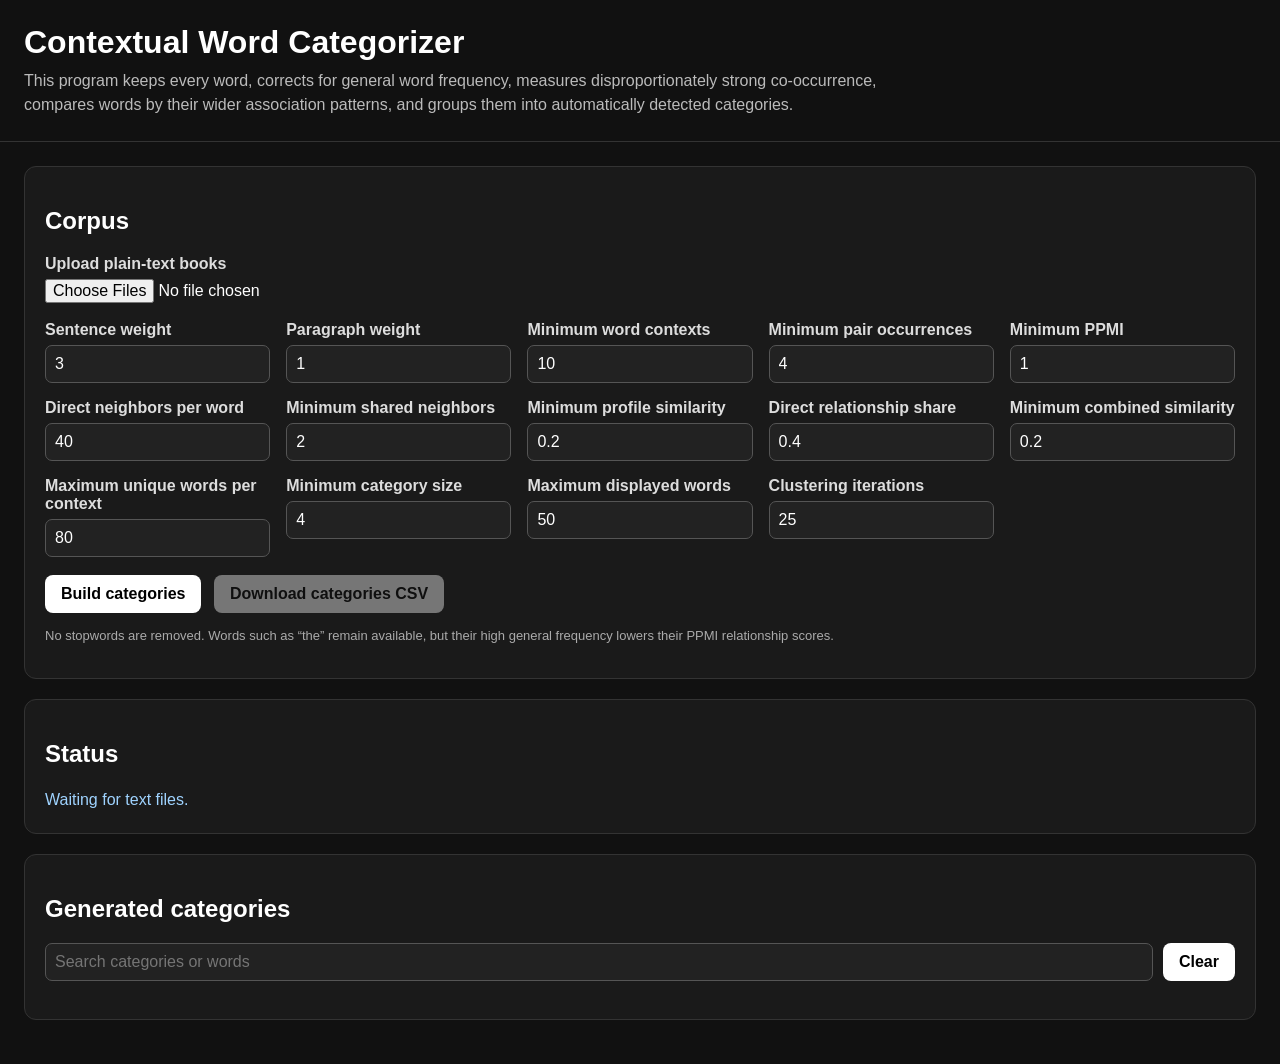
<file: wordpairing.html>
<!DOCTYPE html>
<html lang="en">
<head>
  <meta charset="UTF-8" />
  <meta name="viewport" content="width=device-width, initial-scale=1.0" />

  <title>Contextual Word Categorizer</title>

  <style>
    * {
      box-sizing: border-box;
    }

    body {
      margin: 0;
      background: #111;
      color: #fff;
      font-family: Arial, sans-serif;
    }

    header {
      padding: 24px;
      border-bottom: 1px solid #333;
    }

    header h1 {
      margin: 0 0 8px;
    }

    header p {
      max-width: 900px;
      margin: 0;
      color: #bbb;
      line-height: 1.5;
    }

    main {
      max-width: 1350px;
      margin: 0 auto;
      padding: 24px;
    }

    .panel {
      margin-bottom: 20px;
      padding: 20px;
      background: #1a1a1a;
      border: 1px solid #333;
      border-radius: 12px;
    }

    .settings {
      display: grid;
      grid-template-columns: repeat(auto-fit, minmax(195px, 1fr));
      gap: 16px;
    }

    label {
      display: block;
      margin-bottom: 6px;
      color: #ddd;
      font-weight: bold;
    }

    input,
    button {
      font: inherit;
    }

    input[type="number"],
    input[type="text"] {
      width: 100%;
      padding: 9px;
      background: #222;
      color: white;
      border: 1px solid #555;
      border-radius: 7px;
    }

    input[type="file"] {
      width: 100%;
      margin-bottom: 18px;
    }

    button {
      margin-top: 18px;
      margin-right: 8px;
      padding: 10px 16px;
      background: white;
      color: black;
      border: 0;
      border-radius: 8px;
      font-weight: bold;
      cursor: pointer;
    }

    button:disabled {
      opacity: 0.4;
      cursor: not-allowed;
    }

    .status {
      color: #9fd3ff;
      white-space: pre-wrap;
      line-height: 1.55;
    }

    .small {
      color: #aaa;
      font-size: 13px;
      line-height: 1.5;
    }

    .search-row {
      display: flex;
      gap: 10px;
      margin-bottom: 18px;
    }

    .search-row input {
      flex: 1;
    }

    .search-row button {
      margin: 0;
    }

    .summary {
      margin-bottom: 16px;
      color: #bbb;
    }

    .category {
      margin-bottom: 14px;
      overflow: hidden;
      border: 1px solid #333;
      border-radius: 10px;
    }

    .category-header {
      width: 100%;
      margin: 0;
      padding: 15px;
      display: flex;
      justify-content: space-between;
      gap: 12px;
      align-items: center;
      background: #222;
      color: white;
      border-radius: 0;
      text-align: left;
    }

    .category-header:hover {
      background: #292929;
    }

    .category-title {
      font-size: 18px;
    }

    .category-count {
      color: #aaa;
      font-weight: normal;
      white-space: nowrap;
    }

    .category-body {
      display: grid;
      grid-template-columns: repeat(auto-fill, minmax(165px, 1fr));
      gap: 8px;
      padding: 14px;
    }

    .word-card {
      padding: 9px 10px;
      background: #242424;
      border: 1px solid #363636;
      border-radius: 7px;
    }

    .word {
      font-weight: bold;
    }

    .word-score {
      margin-top: 4px;
      color: #999;
      font-size: 12px;
    }

    .hidden {
      display: none;
    }
  </style>
</head>

<body>
  <header>
    <h1>Contextual Word Categorizer</h1>

    <p>
      This program keeps every word, corrects for general word frequency,
      measures disproportionately strong co-occurrence, compares words by their
      wider association patterns, and groups them into automatically detected
      categories.
    </p>
  </header>

  <main>
    <section class="panel">
      <h2>Corpus</h2>

      <label for="fileInput">Upload plain-text books</label>
      <input
        id="fileInput"
        type="file"
        accept=".txt,text/plain"
        multiple
      />

      <div class="settings">
        <div>
          <label for="sentenceWeight">Sentence weight</label>
          <input
            id="sentenceWeight"
            type="number"
            value="3"
            min="0"
            step="0.5"
          />
        </div>

        <div>
          <label for="paragraphWeight">Paragraph weight</label>
          <input
            id="paragraphWeight"
            type="number"
            value="1"
            min="0"
            step="0.5"
          />
        </div>

        <div>
          <label for="minimumWordFrequency">Minimum word contexts</label>
          <input
            id="minimumWordFrequency"
            type="number"
            value="10"
            min="1"
            step="1"
          />
        </div>

        <div>
          <label for="minimumPairOccurrences">Minimum pair occurrences</label>
          <input
            id="minimumPairOccurrences"
            type="number"
            value="4"
            min="1"
            step="1"
          />
        </div>

        <div>
          <label for="minimumPpmi">Minimum PPMI</label>
          <input
            id="minimumPpmi"
            type="number"
            value="1"
            min="0"
            step="0.25"
          />
        </div>

        <div>
          <label for="maximumDirectNeighbors">Direct neighbors per word</label>
          <input
            id="maximumDirectNeighbors"
            type="number"
            value="40"
            min="5"
            step="5"
          />
        </div>

        <div>
          <label for="minimumSharedNeighbors">Minimum shared neighbors</label>
          <input
            id="minimumSharedNeighbors"
            type="number"
            value="2"
            min="1"
            step="1"
          />
        </div>

        <div>
          <label for="minimumProfileSimilarity">
            Minimum profile similarity
          </label>
          <input
            id="minimumProfileSimilarity"
            type="number"
            value="0.2"
            min="0"
            max="1"
            step="0.05"
          />
        </div>

        <div>
          <label for="directWeight">Direct relationship share</label>
          <input
            id="directWeight"
            type="number"
            value="0.4"
            min="0"
            max="1"
            step="0.05"
          />
        </div>

        <div>
          <label for="minimumCombinedScore">
            Minimum combined similarity
          </label>
          <input
            id="minimumCombinedScore"
            type="number"
            value="0.2"
            min="0"
            max="1"
            step="0.05"
          />
        </div>

        <div>
          <label for="maximumContextWords">
            Maximum unique words per context
          </label>
          <input
            id="maximumContextWords"
            type="number"
            value="80"
            min="5"
            step="5"
          />
        </div>

        <div>
          <label for="minimumCategorySize">
            Minimum category size
          </label>
          <input
            id="minimumCategorySize"
            type="number"
            value="4"
            min="2"
            step="1"
          />
        </div>

        <div>
          <label for="maximumCategoryDisplay">
            Maximum displayed words
          </label>
          <input
            id="maximumCategoryDisplay"
            type="number"
            value="50"
            min="5"
            step="5"
          />
        </div>

        <div>
          <label for="clusterIterations">
            Clustering iterations
          </label>
          <input
            id="clusterIterations"
            type="number"
            value="25"
            min="1"
            step="1"
          />
        </div>
      </div>

      <button id="runButton">Build categories</button>

      <button id="downloadButton" disabled>
        Download categories CSV
      </button>

      <p class="small">
        No stopwords are removed. Words such as “the” remain available, but
        their high general frequency lowers their PPMI relationship scores.
      </p>
    </section>

    <section class="panel">
      <h2>Status</h2>
      <div id="status" class="status">Waiting for text files.</div>
    </section>

    <section class="panel">
      <h2>Generated categories</h2>

      <div class="search-row">
        <input
          id="categorySearch"
          type="text"
          placeholder="Search categories or words"
        />

        <button id="clearSearchButton">Clear</button>
      </div>

      <div id="categorySummary" class="summary"></div>
      <div id="categoriesContainer"></div>
    </section>
  </main>

  <script>
    const fileInput = document.getElementById("fileInput");
    const runButton = document.getElementById("runButton");
    const downloadButton = document.getElementById("downloadButton");
    const statusBox = document.getElementById("status");

    const categorySearch =
      document.getElementById("categorySearch");

    const clearSearchButton =
      document.getElementById("clearSearchButton");

    const categorySummary =
      document.getElementById("categorySummary");

    const categoriesContainer =
      document.getElementById("categoriesContainer");

    const TOKEN_REGEX = /[a-z]+(?:'[a-z]+)?/gi;
    const SENTENCE_SPLIT_REGEX = /(?<=[.!?])\s+/g;
    const PAIR_SEPARATOR = "\u0001";

    let latestCategories = [];

    function getNumber(id) {
      return Number(document.getElementById(id).value);
    }

    function updateStatus(message) {
      statusBox.textContent = message;
    }

    function yieldToBrowser() {
      return new Promise(resolve => setTimeout(resolve, 0));
    }

    function incrementMap(map, key, amount) {
      map.set(key, (map.get(key) || 0) + amount);
    }

    function escapeHtml(value) {
      return String(value)
        .replaceAll("&", "&amp;")
        .replaceAll("<", "&lt;")
        .replaceAll(">", "&gt;")
        .replaceAll('"', "&quot;")
        .replaceAll("'", "&#039;");
    }

    function makePairKey(wordA, wordB) {
      return wordA < wordB
        ? `${wordA}${PAIR_SEPARATOR}${wordB}`
        : `${wordB}${PAIR_SEPARATOR}${wordA}`;
    }

    function splitPairKey(key) {
      return key.split(PAIR_SEPARATOR);
    }

    function stripGutenbergBoilerplate(text) {
      const lowerText = text.toLowerCase();

      const startMarkers = [
        "*** start of the project gutenberg ebook",
        "*** start of this project gutenberg ebook",
        "***start of the project gutenberg ebook"
      ];

      const endMarkers = [
        "*** end of the project gutenberg ebook",
        "*** end of this project gutenberg ebook",
        "***end of the project gutenberg ebook"
      ];

      let startIndex = 0;
      let endIndex = text.length;

      for (const marker of startMarkers) {
        const markerIndex = lowerText.indexOf(marker);

        if (markerIndex !== -1) {
          const nextLine = text.indexOf("\n", markerIndex);

          startIndex =
            nextLine === -1
              ? markerIndex
              : nextLine + 1;

          break;
        }
      }

      for (const marker of endMarkers) {
        const markerIndex = lowerText.indexOf(marker);

        if (markerIndex !== -1) {
          endIndex = markerIndex;
          break;
        }
      }

      return text.slice(startIndex, endIndex);
    }

    function tokenize(text) {
      const matches = text.match(TOKEN_REGEX);

      if (!matches) {
        return [];
      }

      return matches.map(rawWord => {
        let word = rawWord.toLowerCase();

        if (word.endsWith("'s") && word.length > 2) {
          word = word.slice(0, -2);
        }

        return word;
      });
    }

    function splitParagraphs(text) {
      return text
        .split(/\n\s*\n+/g)
        .map(paragraph => paragraph.trim())
        .filter(Boolean);
    }

    function splitSentences(paragraph) {
      return paragraph
        .split(SENTENCE_SPLIT_REGEX)
        .map(sentence => sentence.trim())
        .filter(Boolean);
    }

    function getUniqueContextWords(text, maximumWords) {
      const words = Array.from(new Set(tokenize(text)));

      if (
        words.length < 2 ||
        words.length > maximumWords
      ) {
        return null;
      }

      return words.sort();
    }

    function addContext(words, weight, corpus) {
      if (!words || weight <= 0) {
        return;
      }

      corpus.totalContextWeight += weight;

      for (const word of words) {
        incrementMap(
          corpus.wordContextWeights,
          word,
          weight
        );
      }

      for (let i = 0; i < words.length; i++) {
        for (let j = i + 1; j < words.length; j++) {
          const pairKey =
            makePairKey(words[i], words[j]);

          incrementMap(
            corpus.pairWeights,
            pairKey,
            weight
          );

          incrementMap(
            corpus.pairOccurrences,
            pairKey,
            1
          );
        }
      }
    }

    async function processBook(file, settings, corpus) {
      const rawText = await file.text();

      const text =
        stripGutenbergBoilerplate(rawText);

      const paragraphs = splitParagraphs(text);

      for (
        let paragraphIndex = 0;
        paragraphIndex < paragraphs.length;
        paragraphIndex++
      ) {
        const paragraph = paragraphs[paragraphIndex];

        const paragraphWords =
          getUniqueContextWords(
            paragraph,
            settings.maximumContextWords
          );

        addContext(
          paragraphWords,
          settings.paragraphWeight,
          corpus
        );

        const sentences = splitSentences(paragraph);

        for (const sentence of sentences) {
          const sentenceWords =
            getUniqueContextWords(
              sentence,
              settings.maximumContextWords
            );

          addContext(
            sentenceWords,
            settings.sentenceWeight,
            corpus
          );
        }

        if (paragraphIndex % 200 === 0) {
          updateStatus(
            `Reading ${file.name}\n\n` +
            `Paragraph ${paragraphIndex.toLocaleString()} ` +
            `of ${paragraphs.length.toLocaleString()}\n` +
            `Unique words: ` +
            `${corpus.wordContextWeights.size.toLocaleString()}\n` +
            `Candidate pairs: ` +
            `${corpus.pairWeights.size.toLocaleString()}`
          );

          await yieldToBrowser();
        }
      }
    }

    function calculateDirectEdges(corpus, settings) {
      const edges = [];
      const totalWeight = corpus.totalContextWeight;

      for (
        const [pairKey, observedWeight]
        of corpus.pairWeights.entries()
      ) {
        const pairOccurrences =
          corpus.pairOccurrences.get(pairKey) || 0;

        if (
          pairOccurrences <
          settings.minimumPairOccurrences
        ) {
          continue;
        }

        const [wordA, wordB] =
          splitPairKey(pairKey);

        const frequencyA =
          corpus.wordContextWeights.get(wordA) || 0;

        const frequencyB =
          corpus.wordContextWeights.get(wordB) || 0;

        if (
          frequencyA <
            settings.minimumWordFrequency ||
          frequencyB <
            settings.minimumWordFrequency
        ) {
          continue;
        }

        const probabilityA =
          frequencyA / totalWeight;

        const probabilityB =
          frequencyB / totalWeight;

        const jointProbability =
          observedWeight / totalWeight;

        const expectedProbability =
          probabilityA * probabilityB;

        if (
          jointProbability <= 0 ||
          expectedProbability <= 0
        ) {
          continue;
        }

        const pmi = Math.log2(
          jointProbability / expectedProbability
        );

        const ppmi = Math.max(0, pmi);

        if (ppmi < settings.minimumPpmi) {
          continue;
        }

        const confidence =
          Math.log1p(pairOccurrences);

        const rawScore = ppmi * confidence;

        edges.push({
          wordA,
          wordB,
          ppmi,
          pairOccurrences,
          observedWeight,
          rawScore
        });
      }

      edges.sort(
        (edgeA, edgeB) =>
          edgeB.rawScore - edgeA.rawScore
      );

      return edges;
    }

    function buildLimitedProfiles(
      directEdges,
      maximumNeighbors
    ) {
      const candidateNeighbors = new Map();

      function addCandidate(word, neighbor, edge) {
        if (!candidateNeighbors.has(word)) {
          candidateNeighbors.set(word, []);
        }

        candidateNeighbors
          .get(word)
          .push({
            neighbor,
            rawScore: edge.rawScore,
            ppmi: edge.ppmi
          });
      }

      for (const edge of directEdges) {
        addCandidate(edge.wordA, edge.wordB, edge);
        addCandidate(edge.wordB, edge.wordA, edge);
      }

      const profiles = new Map();

      for (
        const [word, neighbors]
        of candidateNeighbors.entries()
      ) {
        neighbors.sort(
          (a, b) => b.rawScore - a.rawScore
        );

        const limited =
          neighbors.slice(0, maximumNeighbors);

        const profile = new Map();

        for (const item of limited) {
          profile.set(
            item.neighbor,
            item.rawScore
          );
        }

        profiles.set(word, profile);
      }

      return profiles;
    }

    function buildDirectScoreMap(
      directEdges,
      profiles
    ) {
      const maximumScoreByWord = new Map();

      for (const [word, profile] of profiles) {
        let maximum = 0;

        for (const score of profile.values()) {
          maximum = Math.max(maximum, score);
        }

        maximumScoreByWord.set(word, maximum);
      }

      const directScoreMap = new Map();

      for (const edge of directEdges) {
        if (
          !profiles.has(edge.wordA) ||
          !profiles.has(edge.wordB)
        ) {
          continue;
        }

        const maximumA =
          maximumScoreByWord.get(edge.wordA) || 1;

        const maximumB =
          maximumScoreByWord.get(edge.wordB) || 1;

        const denominator =
          Math.sqrt(maximumA * maximumB);

        const normalizedDirect =
          denominator > 0
            ? Math.min(
                1,
                edge.rawScore / denominator
              )
            : 0;

        directScoreMap.set(
          makePairKey(edge.wordA, edge.wordB),
          normalizedDirect
        );
      }

      return directScoreMap;
    }

    function buildInvertedNeighborIndex(profiles) {
      const invertedIndex = new Map();

      for (const [word, profile] of profiles) {
        for (const neighbor of profile.keys()) {
          if (!invertedIndex.has(neighbor)) {
            invertedIndex.set(neighbor, []);
          }

          invertedIndex.get(neighbor).push(word);
        }
      }

      return invertedIndex;
    }

    function buildProfileCandidatePairs(profiles) {
      const invertedIndex =
        buildInvertedNeighborIndex(profiles);

      const sharedNeighborCounts = new Map();

      for (
        const words
        of invertedIndex.values()
      ) {
        for (let i = 0; i < words.length; i++) {
          for (
            let j = i + 1;
            j < words.length;
            j++
          ) {
            const pairKey =
              makePairKey(words[i], words[j]);

            incrementMap(
              sharedNeighborCounts,
              pairKey,
              1
            );
          }
        }
      }

      return sharedNeighborCounts;
    }

    function cosineSimilarity(profileA, profileB) {
      if (!profileA || !profileB) {
        return 0;
      }

      let smallerProfile = profileA;
      let largerProfile = profileB;

      if (profileA.size > profileB.size) {
        smallerProfile = profileB;
        largerProfile = profileA;
      }

      let dotProduct = 0;
      let magnitudeA = 0;
      let magnitudeB = 0;

      for (const value of profileA.values()) {
        magnitudeA += value * value;
      }

      for (const value of profileB.values()) {
        magnitudeB += value * value;
      }

      for (
        const [neighbor, value]
        of smallerProfile.entries()
      ) {
        const otherValue =
          largerProfile.get(neighbor);

        if (otherValue !== undefined) {
          dotProduct += value * otherValue;
        }
      }

      if (
        magnitudeA === 0 ||
        magnitudeB === 0
      ) {
        return 0;
      }

      return (
        dotProduct /
        Math.sqrt(magnitudeA * magnitudeB)
      );
    }

    async function buildCombinedGraph(
      profiles,
      directScoreMap,
      settings
    ) {
      const sharedNeighborCounts =
        buildProfileCandidatePairs(profiles);

      const graph = new Map();

      function ensureWord(word) {
        if (!graph.has(word)) {
          graph.set(word, new Map());
        }
      }

      function addEdge(wordA, wordB, score) {
        ensureWord(wordA);
        ensureWord(wordB);

        graph.get(wordA).set(wordB, score);
        graph.get(wordB).set(wordA, score);
      }

      const candidateKeys =
        new Set([
          ...sharedNeighborCounts.keys(),
          ...directScoreMap.keys()
        ]);

      let checked = 0;

      for (const pairKey of candidateKeys) {
        checked++;

        const [wordA, wordB] =
          splitPairKey(pairKey);

        const sharedNeighbors =
          sharedNeighborCounts.get(pairKey) || 0;

        const directSimilarity =
          directScoreMap.get(pairKey) || 0;

        let profileSimilarity = 0;

        if (
          sharedNeighbors >=
          settings.minimumSharedNeighbors
        ) {
          profileSimilarity =
            cosineSimilarity(
              profiles.get(wordA),
              profiles.get(wordB)
            );
        }

        if (
          profileSimilarity <
          settings.minimumProfileSimilarity
        ) {
          profileSimilarity = 0;
        }

        const combinedScore =
          settings.directWeight *
            directSimilarity +
          (1 - settings.directWeight) *
            profileSimilarity;

        if (
          combinedScore >=
          settings.minimumCombinedScore
        ) {
          addEdge(
            wordA,
            wordB,
            combinedScore
          );
        }

        if (checked % 10000 === 0) {
          updateStatus(
            `Comparing association profiles...\n\n` +
            `Candidate pairs checked: ` +
            `${checked.toLocaleString()} ` +
            `of ${candidateKeys.size.toLocaleString()}\n` +
            `Words currently in graph: ` +
            `${graph.size.toLocaleString()}`
          );

          await yieldToBrowser();
        }
      }

      return graph;
    }

    function shuffledArray(iterable) {
      const values = [...iterable];

      for (
        let index = values.length - 1;
        index > 0;
        index--
      ) {
        const randomIndex =
          Math.floor(
            Math.random() * (index + 1)
          );

        [
          values[index],
          values[randomIndex]
        ] = [
          values[randomIndex],
          values[index]
        ];
      }

      return values;
    }

    async function clusterGraph(
      graph,
      iterationLimit
    ) {
      const labels = new Map();

      for (const word of graph.keys()) {
        labels.set(word, word);
      }

      for (
        let iteration = 0;
        iteration < iterationLimit;
        iteration++
      ) {
        let changes = 0;

        const words =
          shuffledArray(graph.keys());

        for (const word of words) {
          const labelWeights = new Map();

          for (
            const [neighbor, edgeWeight]
            of graph.get(word).entries()
          ) {
            const neighborLabel =
              labels.get(neighbor);

            incrementMap(
              labelWeights,
              neighborLabel,
              edgeWeight
            );
          }

          let bestLabel = labels.get(word);
          let bestWeight = -Infinity;

          for (
            const [candidateLabel, totalWeight]
            of labelWeights.entries()
          ) {
            if (
              totalWeight > bestWeight ||
              (
                totalWeight === bestWeight &&
                candidateLabel < bestLabel
              )
            ) {
              bestLabel = candidateLabel;
              bestWeight = totalWeight;
            }
          }

          if (bestLabel !== labels.get(word)) {
            labels.set(word, bestLabel);
            changes++;
          }
        }

        updateStatus(
          `Detecting categories...\n\n` +
          `Iteration ${iteration + 1} ` +
          `of ${iterationLimit}\n` +
          `Words reassigned: ` +
          `${changes.toLocaleString()}`
        );

        await yieldToBrowser();

        if (changes === 0) {
          break;
        }
      }

      return labels;
    }

    function calculateInternalCentrality(
      graph,
      labels,
      word
    ) {
      const wordLabel = labels.get(word);
      let score = 0;

      for (
        const [neighbor, edgeWeight]
        of graph.get(word).entries()
      ) {
        if (
          labels.get(neighbor) === wordLabel
        ) {
          score += edgeWeight;
        }
      }

      return score;
    }

    function createCategories(
      graph,
      labels,
      minimumCategorySize
    ) {
      const categoryMap = new Map();

      for (const [word, label] of labels) {
        if (!categoryMap.has(label)) {
          categoryMap.set(label, []);
        }

        categoryMap.get(label).push({
          word,
          centrality:
            calculateInternalCentrality(
              graph,
              labels,
              word
            )
        });
      }

      const categories = [];

      for (
        const words
        of categoryMap.values()
      ) {
        if (
          words.length <
          minimumCategorySize
        ) {
          continue;
        }

        words.sort((a, b) => {
          if (
            b.centrality !== a.centrality
          ) {
            return (
              b.centrality -
              a.centrality
            );
          }

          return a.word.localeCompare(b.word);
        });

        const title = words
          .slice(0, 3)
          .map(item => item.word)
          .join(" / ");

        categories.push({
          title,
          words,
          totalCentrality:
            words.reduce(
              (sum, item) =>
                sum + item.centrality,
              0
            )
        });
      }

      categories.sort((a, b) => {
        if (
          b.words.length !== a.words.length
        ) {
          return (
            b.words.length -
            a.words.length
          );
        }

        return (
          b.totalCentrality -
          a.totalCentrality
        );
      });

      return categories;
    }

    function renderCategories(
      categories,
      maximumDisplayedWords
    ) {
      categoriesContainer.innerHTML = "";

      const fragment =
        document.createDocumentFragment();

      categories.forEach(
        (category, categoryIndex) => {
          const article =
            document.createElement("article");

          article.className = "category";

          article.dataset.searchable = [
            category.title,
            ...category.words.map(
              item => item.word
            )
          ]
            .join(" ")
            .toLowerCase();

          const header =
            document.createElement("button");

          header.type = "button";
          header.className = "category-header";

          header.innerHTML = `
            <span class="category-title">
              Category ${categoryIndex + 1}:
              ${escapeHtml(category.title)}
            </span>

            <span class="category-count">
              ${category.words.length.toLocaleString()}
              words
            </span>
          `;

          const body =
            document.createElement("div");

          body.className = "category-body";

          const visibleWords =
            category.words.slice(
              0,
              maximumDisplayedWords
            );

          for (const item of visibleWords) {
            const wordCard =
              document.createElement("div");

            wordCard.className = "word-card";

            wordCard.innerHTML = `
              <div class="word">
                ${escapeHtml(item.word)}
              </div>

              <div class="word-score">
                category centrality
                ${item.centrality.toFixed(3)}
              </div>
            `;

            body.appendChild(wordCard);
          }

          if (
            category.words.length >
            maximumDisplayedWords
          ) {
            const remaining =
              document.createElement("div");

            remaining.className = "word-card";

            remaining.innerHTML = `
              <div class="word">
                +${
                  category.words.length -
                  maximumDisplayedWords
                } more
              </div>
            `;

            body.appendChild(remaining);
          }

          header.addEventListener(
            "click",
            () => {
              body.classList.toggle("hidden");
            }
          );

          article.appendChild(header);
          article.appendChild(body);
          fragment.appendChild(article);
        }
      );

      categoriesContainer.appendChild(fragment);

      const categorizedWords =
        categories.reduce(
          (sum, category) =>
            sum + category.words.length,
          0
        );

      categorySummary.textContent =
        `${categories.length.toLocaleString()} ` +
        `categories containing ` +
        `${categorizedWords.toLocaleString()} words.`;
    }

    function filterCategories() {
      const query =
        categorySearch.value
          .trim()
          .toLowerCase();

      const categoryElements =
        categoriesContainer
          .querySelectorAll(".category");

      for (const element of categoryElements) {
        element.style.display =
          !query ||
          element.dataset.searchable.includes(query)
            ? ""
            : "none";
      }
    }

    function csvEscape(value) {
      const text = String(value);

      if (
        text.includes(",") ||
        text.includes('"') ||
        text.includes("\n")
      ) {
        return (
          `"${text.replaceAll('"', '""')}"`
        );
      }

      return text;
    }

    function categoriesToCsv(categories) {
      const rows = [[
        "category_number",
        "automatic_category_name",
        "word",
        "word_rank",
        "category_centrality"
      ]];

      categories.forEach(
        (category, categoryIndex) => {
          category.words.forEach(
            (item, wordIndex) => {
              rows.push([
                categoryIndex + 1,
                category.title,
                item.word,
                wordIndex + 1,
                item.centrality.toFixed(6)
              ]);
            }
          );
        }
      );

      return rows
        .map(
          row =>
            row.map(csvEscape).join(",")
        )
        .join("\n");
    }

    function downloadCategories() {
      if (!latestCategories.length) {
        return;
      }

      const csv =
        categoriesToCsv(latestCategories);

      const blob = new Blob(
        [csv],
        {
          type:
            "text/csv;charset=utf-8"
        }
      );

      const url =
        URL.createObjectURL(blob);

      const link =
        document.createElement("a");

      link.href = url;
      link.download =
        "contextual_word_categories.csv";

      document.body.appendChild(link);
      link.click();
      link.remove();

      URL.revokeObjectURL(url);
    }

    async function runAnalysis() {
      const files =
        Array.from(fileInput.files);

      if (!files.length) {
        updateStatus(
          "Upload at least one .txt file."
        );

        return;
      }

      const settings = {
        sentenceWeight:
          getNumber("sentenceWeight"),

        paragraphWeight:
          getNumber("paragraphWeight"),

        minimumWordFrequency:
          getNumber(
            "minimumWordFrequency"
          ),

        minimumPairOccurrences:
          getNumber(
            "minimumPairOccurrences"
          ),

        minimumPpmi:
          getNumber("minimumPpmi"),

        maximumDirectNeighbors:
          getNumber(
            "maximumDirectNeighbors"
          ),

        minimumSharedNeighbors:
          getNumber(
            "minimumSharedNeighbors"
          ),

        minimumProfileSimilarity:
          getNumber(
            "minimumProfileSimilarity"
          ),

        directWeight:
          getNumber("directWeight"),

        minimumCombinedScore:
          getNumber(
            "minimumCombinedScore"
          ),

        maximumContextWords:
          getNumber(
            "maximumContextWords"
          ),

        minimumCategorySize:
          getNumber(
            "minimumCategorySize"
          ),

        maximumCategoryDisplay:
          getNumber(
            "maximumCategoryDisplay"
          ),

        clusterIterations:
          getNumber(
            "clusterIterations"
          )
      };

      const corpus = {
        totalContextWeight: 0,
        wordContextWeights: new Map(),
        pairWeights: new Map(),
        pairOccurrences: new Map()
      };

      runButton.disabled = true;
      downloadButton.disabled = true;

      latestCategories = [];

      categoriesContainer.innerHTML = "";
      categorySummary.textContent = "";

      try {
        for (
          let fileIndex = 0;
          fileIndex < files.length;
          fileIndex++
        ) {
          updateStatus(
            `Processing book ${fileIndex + 1} ` +
            `of ${files.length}\n` +
            `${files[fileIndex].name}`
          );

          await processBook(
            files[fileIndex],
            settings,
            corpus
          );
        }

        updateStatus(
          `Calculating frequency-adjusted ` +
          `direct relationships...\n\n` +
          `Unique words: ` +
          `${corpus.wordContextWeights.size.toLocaleString()}\n` +
          `Candidate pairs: ` +
          `${corpus.pairWeights.size.toLocaleString()}`
        );

        await yieldToBrowser();

        const directEdges =
          calculateDirectEdges(
            corpus,
            settings
          );

        updateStatus(
          `Building association profiles...\n\n` +
          `Frequency-adjusted direct edges: ` +
          `${directEdges.length.toLocaleString()}`
        );

        await yieldToBrowser();

        const profiles =
          buildLimitedProfiles(
            directEdges,
            settings.maximumDirectNeighbors
          );

        const directScoreMap =
          buildDirectScoreMap(
            directEdges,
            profiles
          );

        const combinedGraph =
          await buildCombinedGraph(
            profiles,
            directScoreMap,
            settings
          );

        updateStatus(
          `Combined semantic graph created.\n\n` +
          `Words in graph: ` +
          `${combinedGraph.size.toLocaleString()}\n` +
          `Beginning category detection...`
        );

        await yieldToBrowser();

        const labels =
          await clusterGraph(
            combinedGraph,
            settings.clusterIterations
          );

        const categories =
          createCategories(
            combinedGraph,
            labels,
            settings.minimumCategorySize
          );

        latestCategories = categories;

        renderCategories(
          categories,
          settings.maximumCategoryDisplay
        );

        updateStatus(
          `Finished.\n\n` +
          `Books processed: ${files.length}\n` +
          `Words encountered: ` +
          `${corpus.wordContextWeights.size.toLocaleString()}\n` +
          `Direct PPMI relationships: ` +
          `${directEdges.length.toLocaleString()}\n` +
          `Words in combined graph: ` +
          `${combinedGraph.size.toLocaleString()}\n` +
          `Categories created: ` +
          `${categories.length.toLocaleString()}`
        );

        downloadButton.disabled =
          categories.length === 0;
      } catch (error) {
        console.error(error);

        updateStatus(
          `Error: ${error.message}`
        );
      } finally {
        runButton.disabled = false;
      }
    }

    runButton.addEventListener(
      "click",
      runAnalysis
    );

    downloadButton.addEventListener(
      "click",
      downloadCategories
    );

    categorySearch.addEventListener(
      "input",
      filterCategories
    );

    clearSearchButton.addEventListener(
      "click",
      () => {
        categorySearch.value = "";
        filterCategories();
        categorySearch.focus();
      }
    );
  </script>
</body>
</html>
</file>
